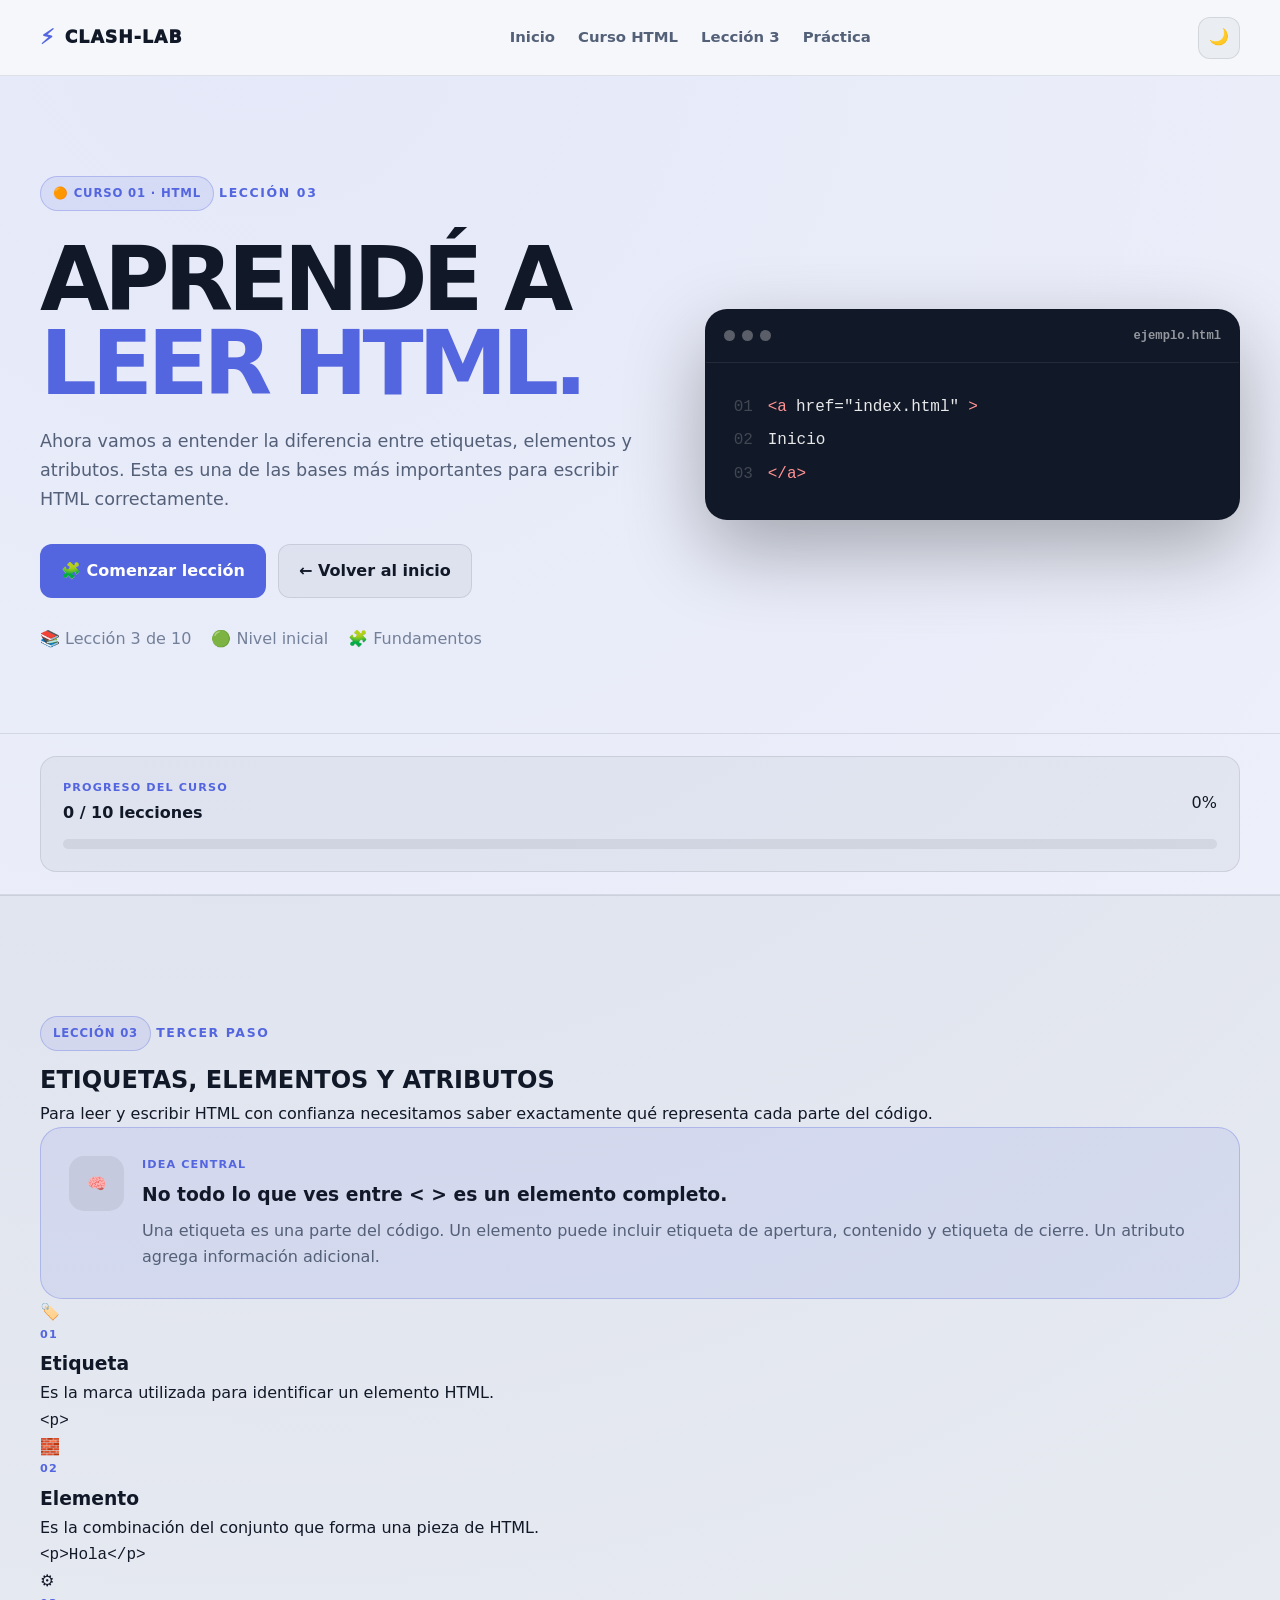
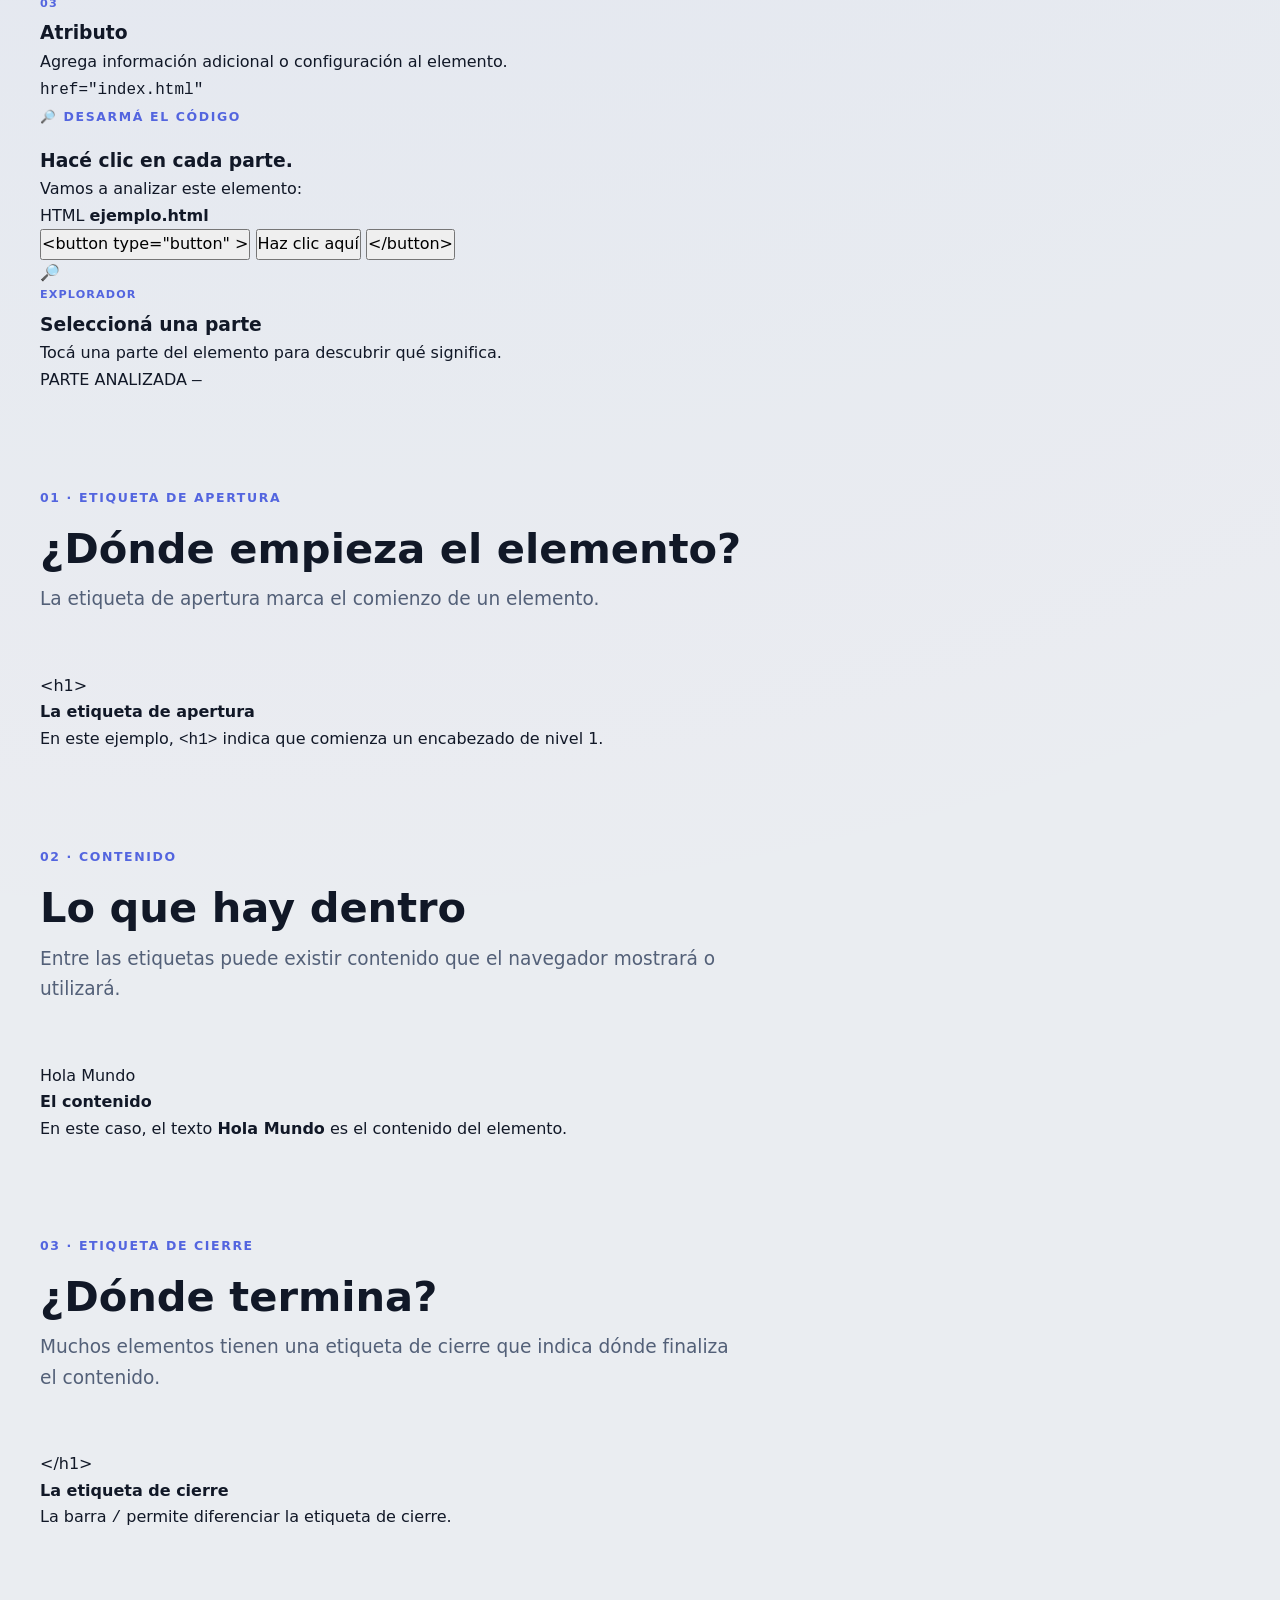
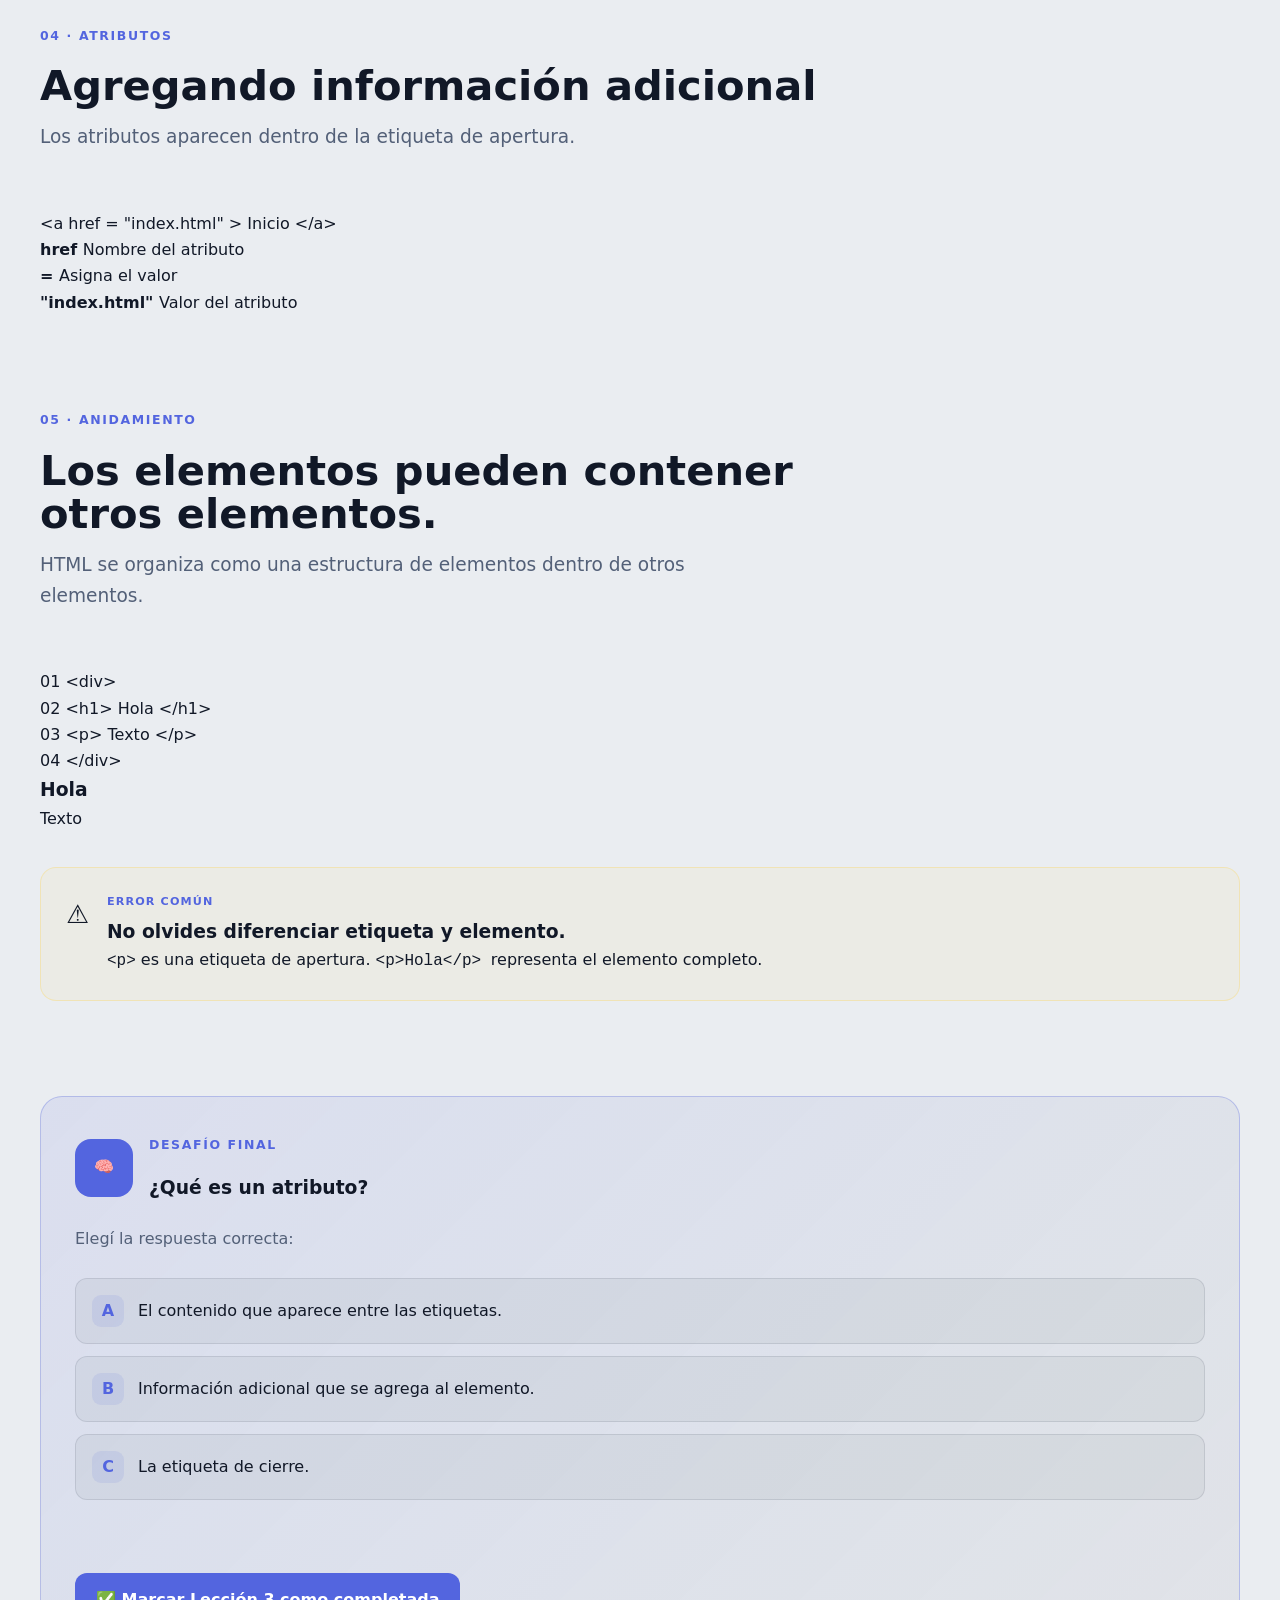
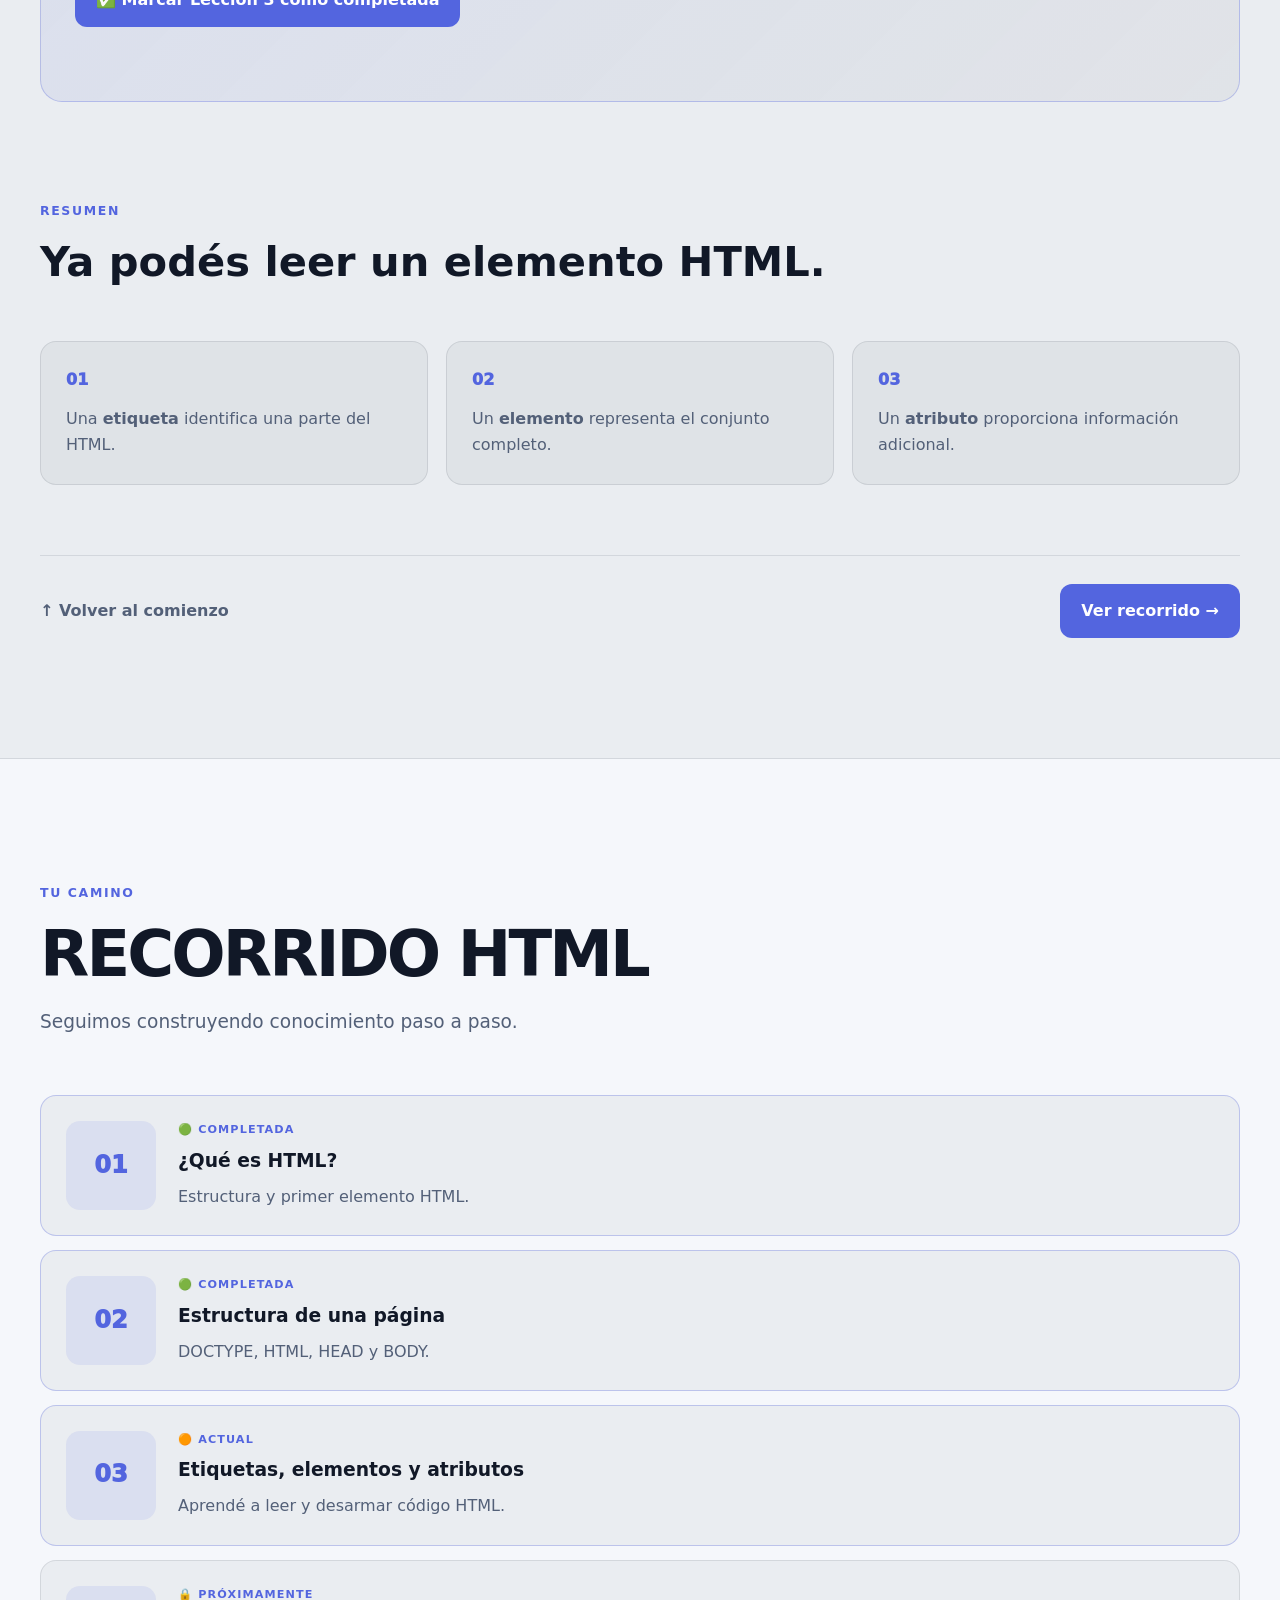
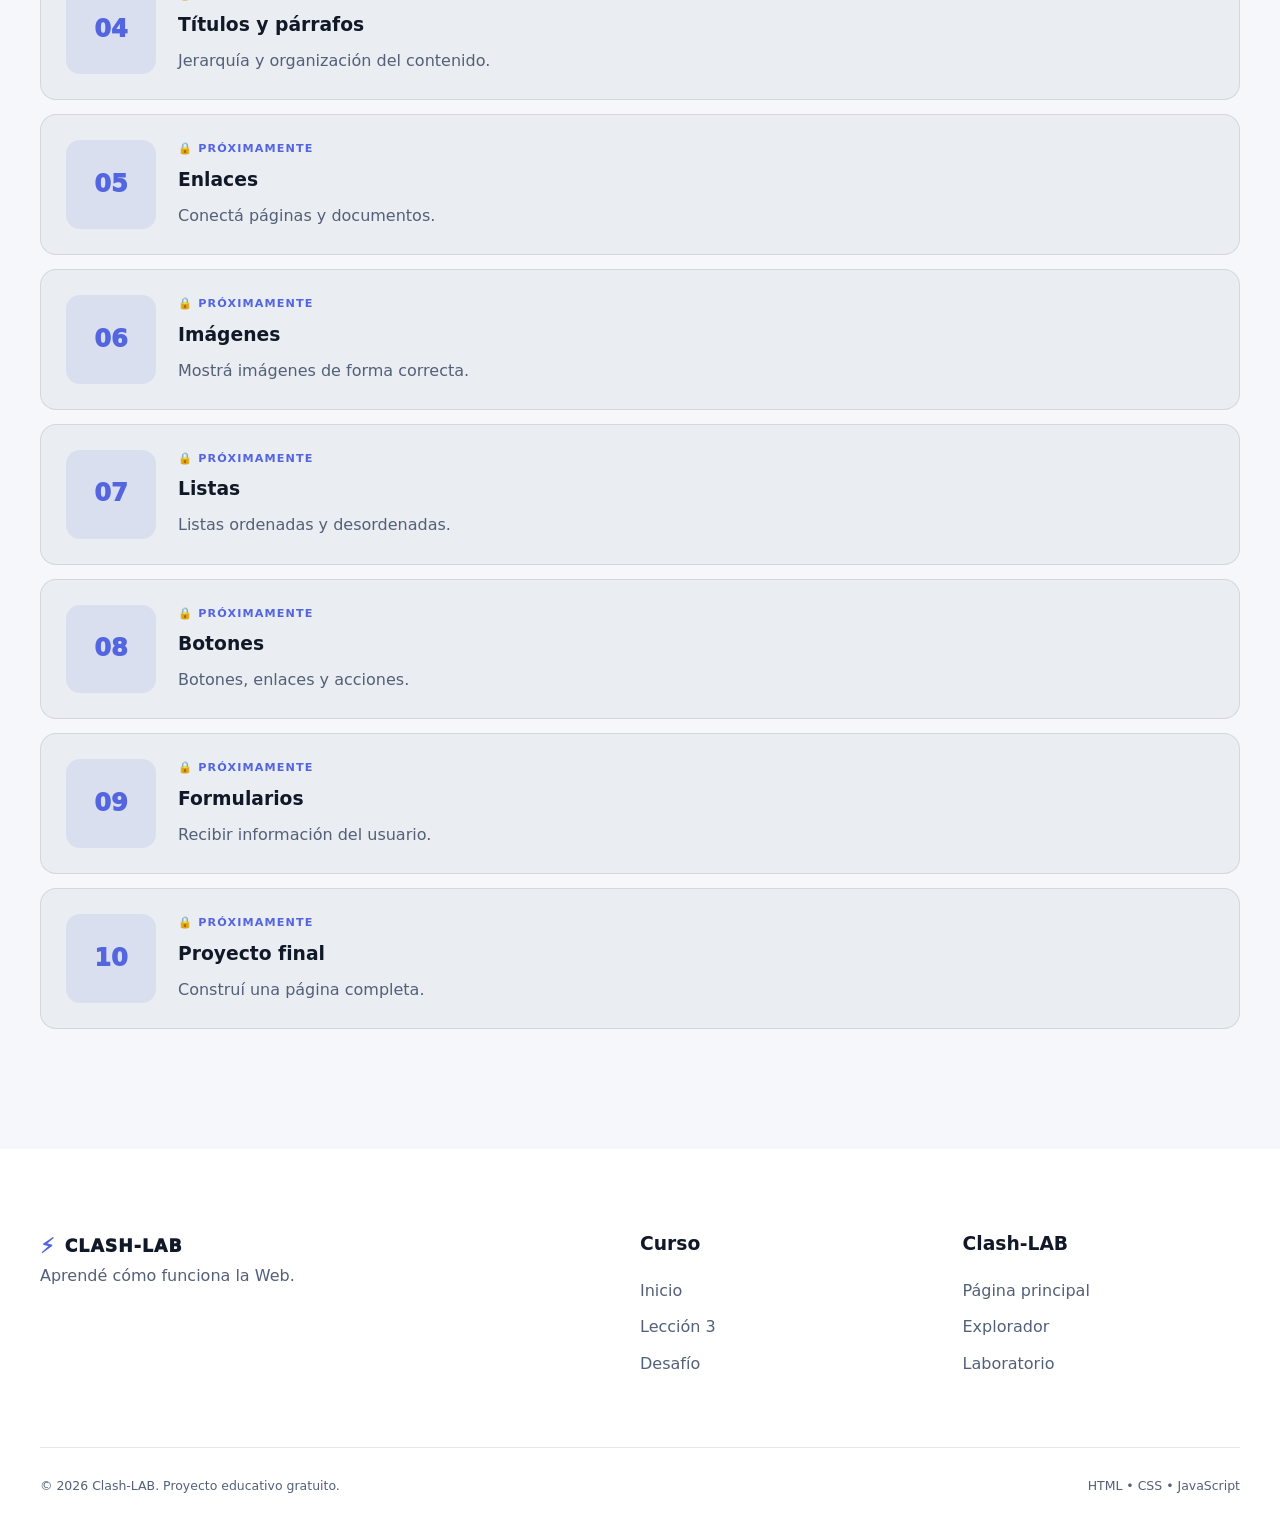
<file: index.html>
<!DOCTYPE html>
<html lang="es" data-theme="dark">

<head>

    <meta charset="UTF-8">

    <meta
        name="viewport"
        content="width=device-width, initial-scale=1.0"
    >

    <meta
        name="description"
        content="Clash-LAB — Curso HTML desde cero. Lección 3: etiquetas, elementos y atributos."
    >

    <meta
        name="theme-color"
        content="#080c18"
    >

    <title>
        Lección 3 — Etiquetas, elementos y atributos | Clash-LAB
    </title>

    <link
        rel="stylesheet"
        href="../style.css"
    >

</head>


<body>

    <!-- =================================
         HEADER
    ================================== -->

    <header class="header">

        <div class="container nav-container">

            <a
                href="../index.html"
                class="logo"
                aria-label="Volver a Clash-LAB"
            >

                <span
                    class="logo-icon"
                    aria-hidden="true"
                >
                    ⚡
                </span>

                <span>
                    CLASH-LAB
                </span>

            </a>


            <nav
                class="nav"
                id="mainNav"
                aria-label="Navegación principal"
            >

                <a
                    href="../index.html"
                    class="nav-link"
                >
                    Inicio
                </a>

                <a
                    href="#curso"
                    class="nav-link"
                >
                    Curso HTML
                </a>

                <a
                    href="#leccion-3"
                    class="nav-link"
                >
                    Lección 3
                </a>

                <a
                    href="#practica"
                    class="nav-link"
                >
                    Práctica
                </a>

            </nav>


            <div class="header-actions">

                <button
                    class="theme-button"
                    id="themeButton"
                    type="button"
                    aria-label="Cambiar tema"
                    title="Cambiar tema"
                >

                    <span
                        id="themeIcon"
                        aria-hidden="true"
                    >
                        ☀️
                    </span>

                </button>


                <button
                    class="menu-button"
                    id="menuButton"
                    type="button"
                    aria-expanded="false"
                    aria-controls="mainNav"
                    aria-label="Abrir menú"
                >

                    <span></span>
                    <span></span>
                    <span></span>

                </button>

            </div>

        </div>

    </header>


    <!-- =================================
         MAIN
    ================================== -->

    <main id="curso">


        <!-- =================================
             HERO
        ================================== -->

        <section class="course-hero">

            <div class="container course-hero-grid">

                <div class="course-hero-content">

                    <span class="course-badge">
                        🟠 CURSO 01 · HTML
                    </span>


                    <p class="eyebrow">
                        LECCIÓN 03
                    </p>


                    <h1>

                        APRENDÉ A

                        <span>
                            LEER HTML.
                        </span>

                    </h1>


                    <p class="course-hero-description">

                        Ahora vamos a entender la diferencia
                        entre etiquetas, elementos y atributos.
                        Esta es una de las bases más importantes
                        para escribir HTML correctamente.

                    </p>


                    <div class="course-actions">

                        <a
                            href="#leccion-3"
                            class="button button-primary"
                        >
                            🧩 Comenzar lección
                        </a>


                        <a
                            href="../index.html"
                            class="button button-secondary"
                        >
                            ← Volver al inicio
                        </a>

                    </div>


                    <div class="course-meta">

                        <span>
                            📚 Lección 3 de 10
                        </span>

                        <span>
                            🟢 Nivel inicial
                        </span>

                        <span>
                            🧩 Fundamentos
                        </span>

                    </div>

                </div>


                <!-- =================================
                     VISUAL
                ================================== -->

                <div class="html-visual">

                    <div class="html-browser">

                        <div class="html-browser-top">

                            <span></span>
                            <span></span>
                            <span></span>

                            <strong>
                                ejemplo.html
                            </strong>

                        </div>


                        <div class="html-code-preview">

                            <div>
                                <span class="code-number">
                                    01
                                </span>

                                <span class="html-code-tag">
                                    &lt;a
                                </span>

                                <span>
                                    href="index.html"
                                </span>

                                <span class="html-code-tag">
                                    &gt;
                                </span>
                            </div>


                            <div>
                                <span class="code-number">
                                    02
                                </span>

                                <span>
                                    Inicio
                                </span>
                            </div>


                            <div>
                                <span class="code-number">
                                    03
                                </span>

                                <span class="html-code-tag">
                                    &lt;/a&gt;
                                </span>
                            </div>

                        </div>

                    </div>

                </div>

            </div>

        </section>


        <!-- =================================
             PROGRESO
        ================================== -->

        <section class="course-progress-section">

            <div class="container">

                <div class="course-progress-card">

                    <div class="progress-top">

                        <div>

                            <span class="progress-label">
                                PROGRESO DEL CURSO
                            </span>

                            <strong id="courseProgressText">
                                2 / 10 lecciones
                            </strong>

                        </div>


                        <span
                            class="progress-percentage"
                            id="courseProgressPercentage"
                        >
                            20%
                        </span>

                    </div>


                    <div class="progress-bar">

                        <div
                            class="progress-fill"
                            id="courseProgressFill"
                        ></div>

                    </div>

                </div>

            </div>

        </section>


        <!-- =================================
             LECCIÓN 3
        ================================== -->

        <section
            class="section section-alt"
            id="leccion-3"
        >

            <div class="container">

                <div class="lesson-header">

                    <span class="lesson-badge">
                        LECCIÓN 03
                    </span>


                    <p class="eyebrow">
                        TERCER PASO
                    </p>


                    <h2>
                        ETIQUETAS,
                        ELEMENTOS Y ATRIBUTOS
                    </h2>


                    <p>

                        Para leer y escribir HTML con confianza
                        necesitamos saber exactamente qué
                        representa cada parte del código.

                    </p>

                </div>


                <!-- =================================
                     CONCEPTO INICIAL
                ================================== -->

                <div class="concept-box">

                    <div class="concept-icon">
                        🧠
                    </div>


                    <div>

                        <span class="concept-label">
                            IDEA CENTRAL
                        </span>


                        <h3>
                            No todo lo que ves entre &lt; &gt;
                            es un elemento completo.
                        </h3>


                        <p>

                            Una etiqueta es una parte del código.
                            Un elemento puede incluir etiqueta de
                            apertura, contenido y etiqueta de cierre.
                            Un atributo agrega información adicional.

                        </p>

                    </div>

                </div>


                <!-- =================================
                     LOS 3 CONCEPTOS
                ================================== -->

                <div class="three-concepts">

                    <article class="three-concept-card">

                        <span class="three-concept-icon">
                            🏷️
                        </span>


                        <span class="concept-label">
                            01
                        </span>


                        <h3>
                            Etiqueta
                        </h3>


                        <p>

                            Es la marca utilizada para
                            identificar un elemento HTML.

                        </p>


                        <code>
                            &lt;p&gt;
                        </code>

                    </article>


                    <article class="three-concept-card">

                        <span class="three-concept-icon">
                            🧱
                        </span>


                        <span class="concept-label">
                            02
                        </span>


                        <h3>
                            Elemento
                        </h3>


                        <p>

                            Es la combinación del conjunto
                            que forma una pieza de HTML.

                        </p>


                        <code>
                            &lt;p&gt;Hola&lt;/p&gt;
                        </code>

                    </article>


                    <article class="three-concept-card">

                        <span class="three-concept-icon">
                            ⚙️
                        </span>


                        <span class="concept-label">
                            03
                        </span>


                        <h3>
                            Atributo
                        </h3>


                        <p>

                            Agrega información adicional
                            o configuración al elemento.

                        </p>


                        <code>
                            href="index.html"
                        </code>

                    </article>

                </div>


                <!-- =================================
                     DESARMADOR INTERACTIVO
                ================================== -->

                <div class="tag-anatomy">

                    <div class="code-learning-heading">

                        <p class="eyebrow">
                            🔎 DESARMÁ EL CÓDIGO
                        </p>


                        <h3>
                            Hacé clic en cada parte.
                        </h3>


                        <p>

                            Vamos a analizar este elemento:

                        </p>

                    </div>


                    <div class="anatomy-layout">


                        <!-- CÓDIGO -->

                        <div class="anatomy-code">

                            <div class="editor-header">

                                <div>

                                    <span class="editor-dot">
                                        HTML
                                    </span>

                                    <strong>
                                        ejemplo.html
                                    </strong>

                                </div>

                            </div>


                            <div class="anatomy-code-body">

                                <button
                                    class="anatomy-part"
                                    type="button"
                                    data-anatomy="opening"
                                >

                                    <span>
                                        &lt;button
                                    </span>

                                    <span
                                        class="attribute-piece"
                                        data-anatomy-inner="attribute"
                                    >
                                        type="button"
                                    </span>

                                    <span>
                                        &gt;
                                    </span>

                                </button>


                                <button
                                    class="anatomy-part"
                                    type="button"
                                    data-anatomy="content"
                                >

                                    Haz clic aquí

                                </button>


                                <button
                                    class="anatomy-part"
                                    type="button"
                                    data-anatomy="closing"
                                >

                                    &lt;/button&gt;

                                </button>

                            </div>

                        </div>


                        <!-- INFORMACIÓN -->

                        <aside
                            class="anatomy-info"
                            id="anatomyInfo"
                        >

                            <div
                                class="structure-info-icon"
                                id="anatomyInfoIcon"
                            >
                                🔎
                            </div>


                            <span class="concept-label">
                                EXPLORADOR
                            </span>


                            <h3 id="anatomyInfoTitle">
                                Seleccioná una parte
                            </h3>


                            <p id="anatomyInfoDescription">

                                Tocá una parte del elemento
                                para descubrir qué significa.

                            </p>


                            <div class="structure-info-code">

                                <span>
                                    PARTE ANALIZADA
                                </span>


                                <code id="anatomyInfoCode">
                                    —
                                </code>

                            </div>

                        </aside>

                    </div>

                </div>


                <!-- =================================
                     APERTURA
                ================================== -->

                <div class="lesson-topic">

                    <div class="section-heading">

                        <p class="eyebrow">
                            01 · ETIQUETA DE APERTURA
                        </p>


                        <h3>
                            ¿Dónde empieza el elemento?
                        </h3>


                        <p>

                            La etiqueta de apertura marca
                            el comienzo de un elemento.

                        </p>

                    </div>


                    <div class="topic-card">

                        <div class="topic-code">
                            &lt;h1&gt;
                        </div>


                        <div>

                            <h4>
                                La etiqueta de apertura
                            </h4>


                            <p>

                                En este ejemplo,
                                <code>&lt;h1&gt;</code>
                                indica que comienza un
                                encabezado de nivel 1.

                            </p>

                        </div>

                    </div>

                </div>


                <!-- =================================
                     CONTENIDO
                ================================== -->

                <div class="lesson-topic">

                    <div class="section-heading">

                        <p class="eyebrow">
                            02 · CONTENIDO
                        </p>


                        <h3>
                            Lo que hay dentro
                        </h3>


                        <p>

                            Entre las etiquetas puede
                            existir contenido que el navegador
                            mostrará o utilizará.

                        </p>

                    </div>


                    <div class="topic-card">

                        <div class="topic-code">
                            Hola Mundo
                        </div>


                        <div>

                            <h4>
                                El contenido
                            </h4>


                            <p>

                                En este caso, el texto
                                <strong>Hola Mundo</strong>
                                es el contenido del elemento.

                            </p>

                        </div>

                    </div>

                </div>


                <!-- =================================
                     CIERRE
                ================================== -->

                <div class="lesson-topic">

                    <div class="section-heading">

                        <p class="eyebrow">
                            03 · ETIQUETA DE CIERRE
                        </p>


                        <h3>
                            ¿Dónde termina?
                        </h3>


                        <p>

                            Muchos elementos tienen una
                            etiqueta de cierre que indica
                            dónde finaliza el contenido.

                        </p>

                    </div>


                    <div class="topic-card">

                        <div class="topic-code">
                            &lt;/h1&gt;
                        </div>


                        <div>

                            <h4>
                                La etiqueta de cierre
                            </h4>


                            <p>

                                La barra
                                <code>/</code>
                                permite diferenciar la
                                etiqueta de cierre.

                            </p>

                        </div>

                    </div>

                </div>


                <!-- =================================
                     ATRIBUTOS
                ================================== -->

                <div class="lesson-topic">

                    <div class="section-heading">

                        <p class="eyebrow">
                            04 · ATRIBUTOS
                        </p>


                        <h3>
                            Agregando información adicional
                        </h3>


                        <p>

                            Los atributos aparecen dentro
                            de la etiqueta de apertura.

                        </p>

                    </div>


                    <div class="attribute-demo">

                        <div class="attribute-code">

                            <span class="attribute-tag">
                                &lt;a
                            </span>

                            <span class="attribute-name">
                                href
                            </span>

                            <span class="attribute-equals">
                                =
                            </span>

                            <span class="attribute-value">
                                "index.html"
                            </span>

                            <span class="attribute-tag">
                                &gt;
                            </span>

                            <span>
                                Inicio
                            </span>

                            <span class="attribute-tag">
                                &lt;/a&gt;
                            </span>

                        </div>


                        <div class="attribute-parts">

                            <div>

                                <strong>
                                    href
                                </strong>

                                <span>
                                    Nombre del atributo
                                </span>

                            </div>


                            <div>

                                <strong>
                                    =
                                </strong>

                                <span>
                                    Asigna el valor
                                </span>

                            </div>


                            <div>

                                <strong>
                                    "index.html"
                                </strong>

                                <span>
                                    Valor del atributo
                                </span>

                            </div>

                        </div>

                    </div>

                </div>


                <!-- =================================
                     ELEMENTOS ANIDADOS
                ================================== -->

                <div class="lesson-topic">

                    <div class="section-heading">

                        <p class="eyebrow">
                            05 · ANIDAMIENTO
                        </p>


                        <h3>
                            Los elementos pueden contener
                            otros elementos.
                        </h3>


                        <p>

                            HTML se organiza como una
                            estructura de elementos dentro
                            de otros elementos.

                        </p>

                    </div>


                    <div class="nested-demo">

                        <div class="nested-code">

                            <div>
                                <span class="nested-number">
                                    01
                                </span>

                                <span>
                                    &lt;div&gt;
                                </span>
                            </div>


                            <div class="nested-indent">

                                <span class="nested-number">
                                    02
                                </span>

                                <span>
                                    &lt;h1&gt;
                                </span>

                                Hola

                                <span>
                                    &lt;/h1&gt;
                                </span>

                            </div>


                            <div class="nested-indent">

                                <span class="nested-number">
                                    03
                                </span>

                                <span>
                                    &lt;p&gt;
                                </span>

                                Texto

                                <span>
                                    &lt;/p&gt;
                                </span>

                            </div>


                            <div>

                                <span class="nested-number">
                                    04
                                </span>

                                <span>
                                    &lt;/div&gt;
                                </span>

                            </div>

                        </div>


                        <div class="nested-result">

                            <div class="nested-result-box">

                                <h3>
                                    Hola
                                </h3>


                                <p>
                                    Texto
                                </p>

                            </div>

                        </div>

                    </div>

                </div>


                <!-- =================================
                     ERROR COMÚN
                ================================== -->

                <div class="warning-card">

                    <span class="warning-icon">
                        ⚠️
                    </span>


                    <div>

                        <span class="concept-label">
                            ERROR COMÚN
                        </span>


                        <h3>
                            No olvides diferenciar etiqueta y elemento.
                        </h3>


                        <p>

                            <code>&lt;p&gt;</code> es una etiqueta
                            de apertura.

                            <code>
                                &lt;p&gt;Hola&lt;/p&gt;
                            </code>

                            representa el elemento completo.

                        </p>

                    </div>

                </div>


                <!-- =================================
                     QUIZ
                ================================== -->

                <div
                    class="practice-box"
                    id="practica"
                >

                    <div class="practice-header">

                        <span
                            class="practice-icon"
                            aria-hidden="true"
                        >
                            🧠
                        </span>


                        <div>

                            <p class="eyebrow">
                                DESAFÍO FINAL
                            </p>


                            <h3>
                                ¿Qué es un atributo?
                            </h3>

                        </div>

                    </div>


                    <p class="practice-description">

                        Elegí la respuesta correcta:

                    </p>


                    <div
                        class="quiz-options"
                        id="quizOptions"
                    >

                        <button
                            class="quiz-option"
                            type="button"
                            data-answer="wrong"
                        >

                            <span>
                                A
                            </span>

                            El contenido que aparece
                            entre las etiquetas.

                        </button>


                        <button
                            class="quiz-option"
                            type="button"
                            data-answer="correct"
                        >

                            <span>
                                B
                            </span>

                            Información adicional que
                            se agrega al elemento.

                        </button>


                        <button
                            class="quiz-option"
                            type="button"
                            data-answer="wrong"
                        >

                            <span>
                                C
                            </span>

                            La etiqueta de cierre.

                        </button>

                    </div>


                    <p
                        class="quiz-feedback"
                        id="quizFeedback"
                        aria-live="polite"
                    ></p>


                    <button
                        class="button button-primary lesson-complete-button"
                        id="lessonThreeComplete"
                        type="button"
                    >
                        ✅ Marcar Lección 3 como completada
                    </button>


                    <p
                        class="practice-feedback"
                        id="practiceFeedback"
                        aria-live="polite"
                    ></p>

                </div>


                <!-- =================================
                     RESUMEN
                ================================== -->

                <div class="lesson-summary">

                    <div class="section-heading">

                        <p class="eyebrow">
                            RESUMEN
                        </p>


                        <h3>
                            Ya podés leer un elemento HTML.
                        </h3>

                    </div>


                    <div class="summary-grid">

                        <div class="summary-item">

                            <span>
                                01
                            </span>

                            <p>
                                Una <strong>etiqueta</strong>
                                identifica una parte del HTML.
                            </p>

                        </div>


                        <div class="summary-item">

                            <span>
                                02
                            </span>

                            <p>
                                Un <strong>elemento</strong>
                                representa el conjunto completo.
                            </p>

                        </div>


                        <div class="summary-item">

                            <span>
                                03
                            </span>

                            <p>
                                Un <strong>atributo</strong>
                                proporciona información adicional.
                            </p>

                        </div>

                    </div>

                </div>


                <!-- =================================
                     SIGUIENTE
                ================================== -->

                <div class="lesson-navigation">

                    <a
                        href="#curso"
                        class="lesson-nav-link"
                    >
                        ↑ Volver al comienzo
                    </a>


                    <a
                        href="#lecciones"
                        class="button button-primary"
                    >
                        Ver recorrido →
                    </a>

                </div>

            </div>

        </section>


        <!-- =================================
             RECORRIDO
        ================================== -->

        <section
            class="section"
            id="lecciones"
        >

            <div class="container">

                <div class="section-heading">

                    <p class="eyebrow">
                        TU CAMINO
                    </p>


                    <h2>
                        RECORRIDO HTML
                    </h2>


                    <p>
                        Seguimos construyendo
                        conocimiento paso a paso.
                    </p>

                </div>


                <div class="lessons-list">


                    <article class="lesson-card lesson-card-completed">

                        <div class="lesson-number">
                            01
                        </div>


                        <div class="lesson-main">

                            <div class="lesson-status">
                                🟢 COMPLETADA
                            </div>


                            <h3>
                                ¿Qué es HTML?
                            </h3>


                            <p>
                                Estructura y primer elemento HTML.
                            </p>

                        </div>

                    </article>


                    <article class="lesson-card lesson-card-completed">

                        <div class="lesson-number">
                            02
                        </div>


                        <div class="lesson-main">

                            <div class="lesson-status">
                                🟢 COMPLETADA
                            </div>


                            <h3>
                                Estructura de una página
                            </h3>


                            <p>
                                DOCTYPE, HTML, HEAD y BODY.
                            </p>

                        </div>

                    </article>


                    <article class="lesson-card lesson-card-active">

                        <div class="lesson-number">
                            03
                        </div>


                        <div class="lesson-main">

                            <div class="lesson-status">
                                🟠 ACTUAL
                            </div>


                            <h3>
                                Etiquetas, elementos y atributos
                            </h3>


                            <p>
                                Aprendé a leer y desarmar
                                código HTML.
                            </p>

                        </div>

                    </article>


                    <article class="lesson-card">

                        <div class="lesson-number">
                            04
                        </div>


                        <div class="lesson-main">

                            <div class="lesson-status">
                                🔒 PRÓXIMAMENTE
                            </div>


                            <h3>
                                Títulos y párrafos
                            </h3>


                            <p>
                                Jerarquía y organización
                                del contenido.
                            </p>

                        </div>

                    </article>


                    <article class="lesson-card">

                        <div class="lesson-number">
                            05
                        </div>


                        <div class="lesson-main">

                            <div class="lesson-status">
                                🔒 PRÓXIMAMENTE
                            </div>


                            <h3>
                                Enlaces
                            </h3>


                            <p>
                                Conectá páginas y documentos.
                            </p>

                        </div>

                    </article>


                    <article class="lesson-card">

                        <div class="lesson-number">
                            06
                        </div>


                        <div class="lesson-main">

                            <div class="lesson-status">
                                🔒 PRÓXIMAMENTE
                            </div>


                            <h3>
                                Imágenes
                            </h3>


                            <p>
                                Mostrá imágenes de forma correcta.
                            </p>

                        </div>

                    </article>


                    <article class="lesson-card">

                        <div class="lesson-number">
                            07
                        </div>


                        <div class="lesson-main">

                            <div class="lesson-status">
                                🔒 PRÓXIMAMENTE
                            </div>


                            <h3>
                                Listas
                            </h3>


                            <p>
                                Listas ordenadas y desordenadas.
                            </p>

                        </div>

                    </article>


                    <article class="lesson-card">

                        <div class="lesson-number">
                            08
                        </div>


                        <div class="lesson-main">

                            <div class="lesson-status">
                                🔒 PRÓXIMAMENTE
                            </div>


                            <h3>
                                Botones
                            </h3>


                            <p>
                                Botones, enlaces y acciones.
                            </p>

                        </div>

                    </article>


                    <article class="lesson-card">

                        <div class="lesson-number">
                            09
                        </div>


                        <div class="lesson-main">

                            <div class="lesson-status">
                                🔒 PRÓXIMAMENTE
                            </div>


                            <h3>
                                Formularios
                            </h3>


                            <p>
                                Recibir información del usuario.
                            </p>

                        </div>

                    </article>


                    <article class="lesson-card">

                        <div class="lesson-number">
                            10
                        </div>


                        <div class="lesson-main">

                            <div class="lesson-status">
                                🔒 PRÓXIMAMENTE
                            </div>


                            <h3>
                                Proyecto final
                            </h3>


                            <p>
                                Construí una página completa.
                            </p>

                        </div>

                    </article>

                </div>

            </div>

        </section>

    </main>


    <!-- =================================
         FOOTER
    ================================== -->

    <footer class="footer">

        <div class="container footer-grid">

            <div class="footer-brand">

                <a
                    href="../index.html"
                    class="logo"
                >

                    <span
                        class="logo-icon"
                        aria-hidden="true"
                    >
                        ⚡
                    </span>

                    CLASH-LAB

                </a>


                <p>
                    Aprendé cómo funciona la Web.
                </p>

            </div>


            <div>

                <h3>
                    Curso
                </h3>


                <a href="#curso">
                    Inicio
                </a>


                <a href="#leccion-3">
                    Lección 3
                </a>


                <a href="#practica">
                    Desafío
                </a>

            </div>


            <div>

                <h3>
                    Clash-LAB
                </h3>


                <a href="../index.html">
                    Página principal
                </a>


                <a href="../index.html#explorador">
                    Explorador
                </a>


                <a href="../index.html#laboratorio">
                    Laboratorio
                </a>

            </div>

        </div>


        <div class="container footer-bottom">

            <p>
                © 2026 Clash-LAB.
                Proyecto educativo gratuito.
            </p>


            <p>
                HTML • CSS • JavaScript
            </p>

        </div>

    </footer>


    <script src="../script.js"></script>

</body>
</html>
</file>
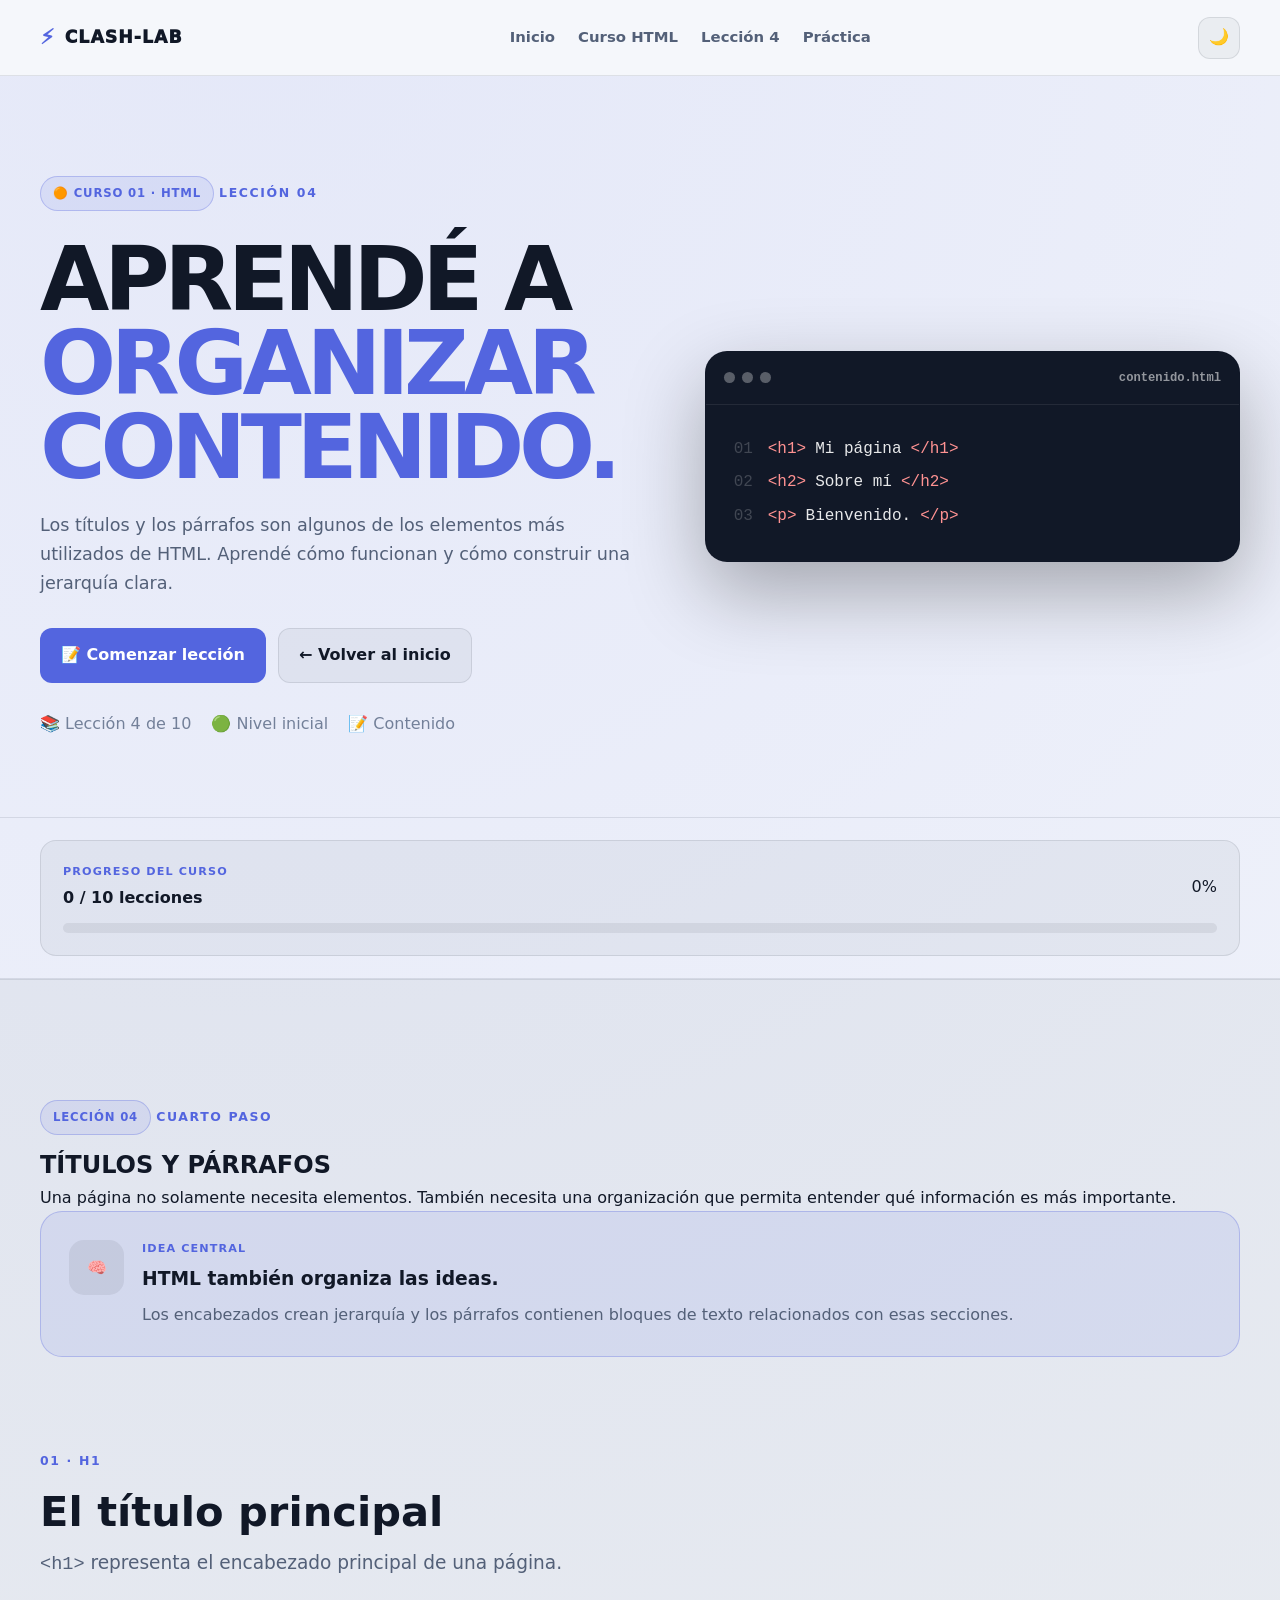
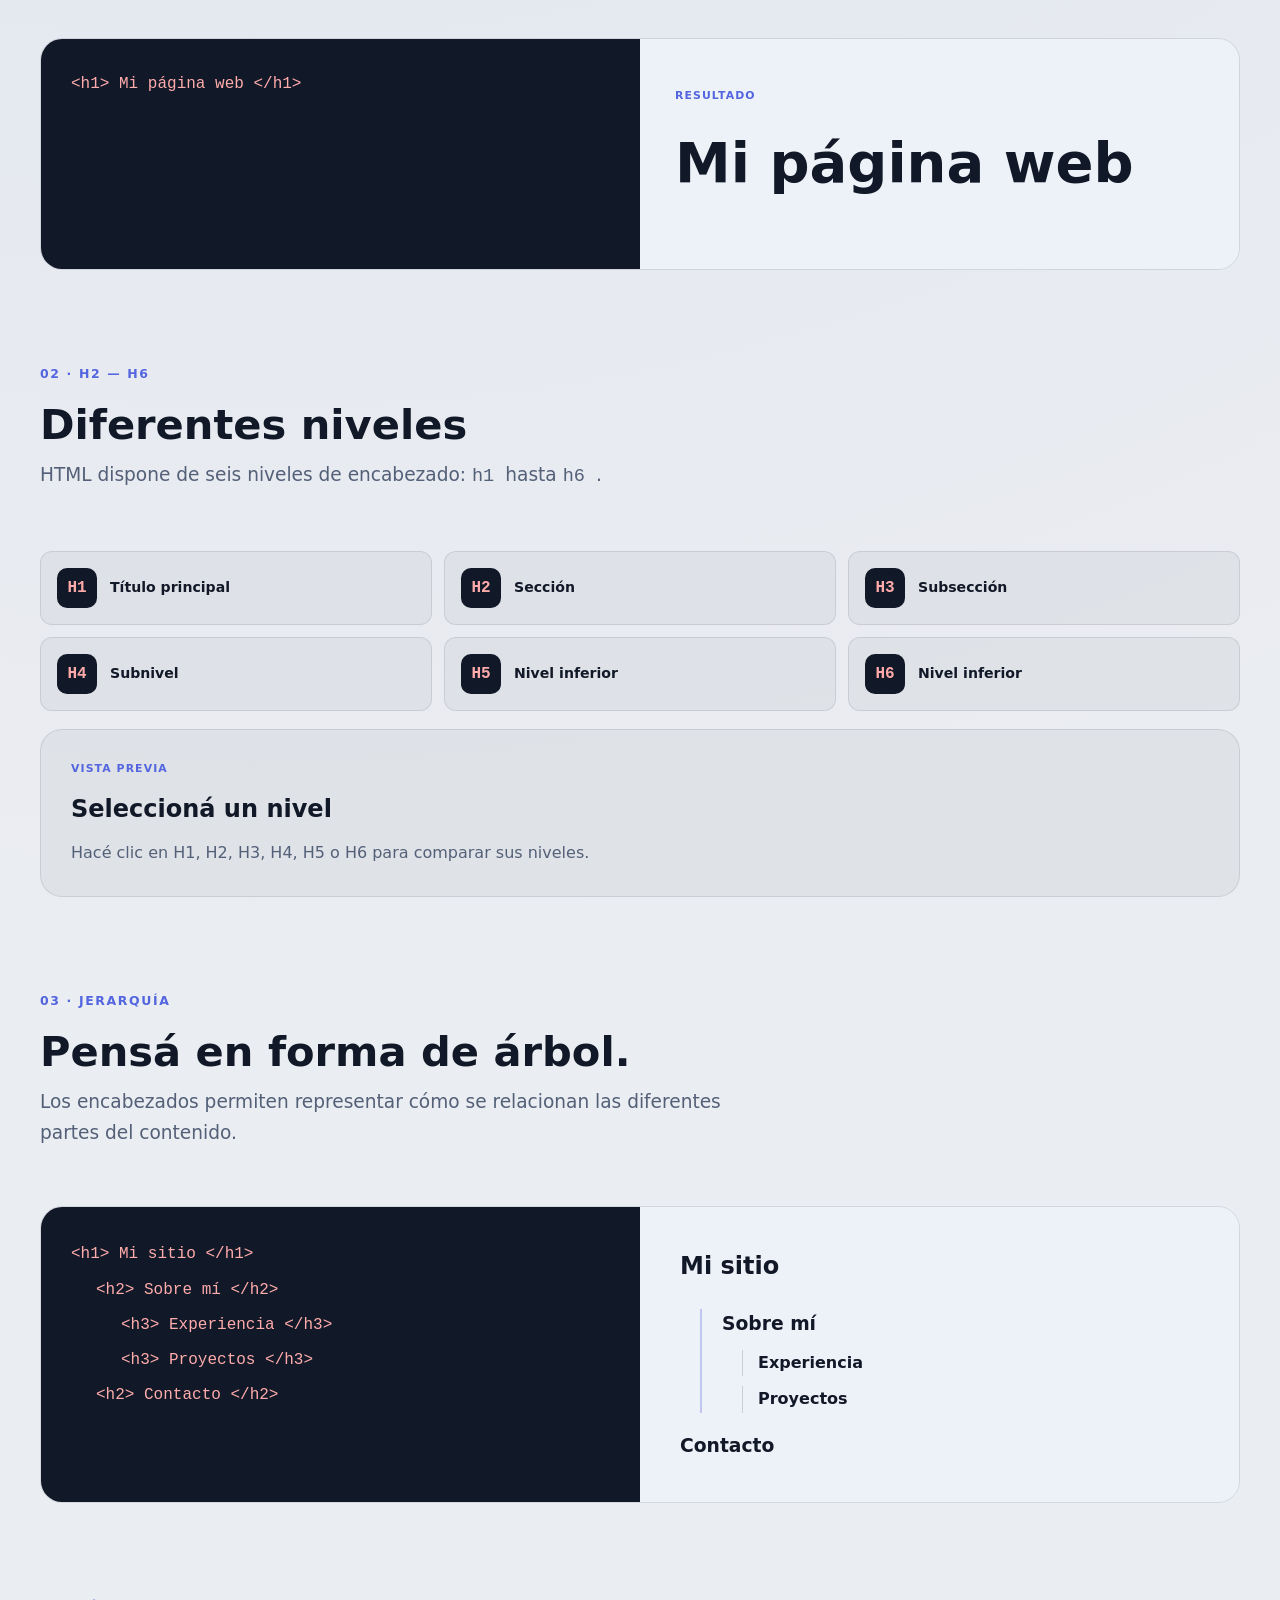
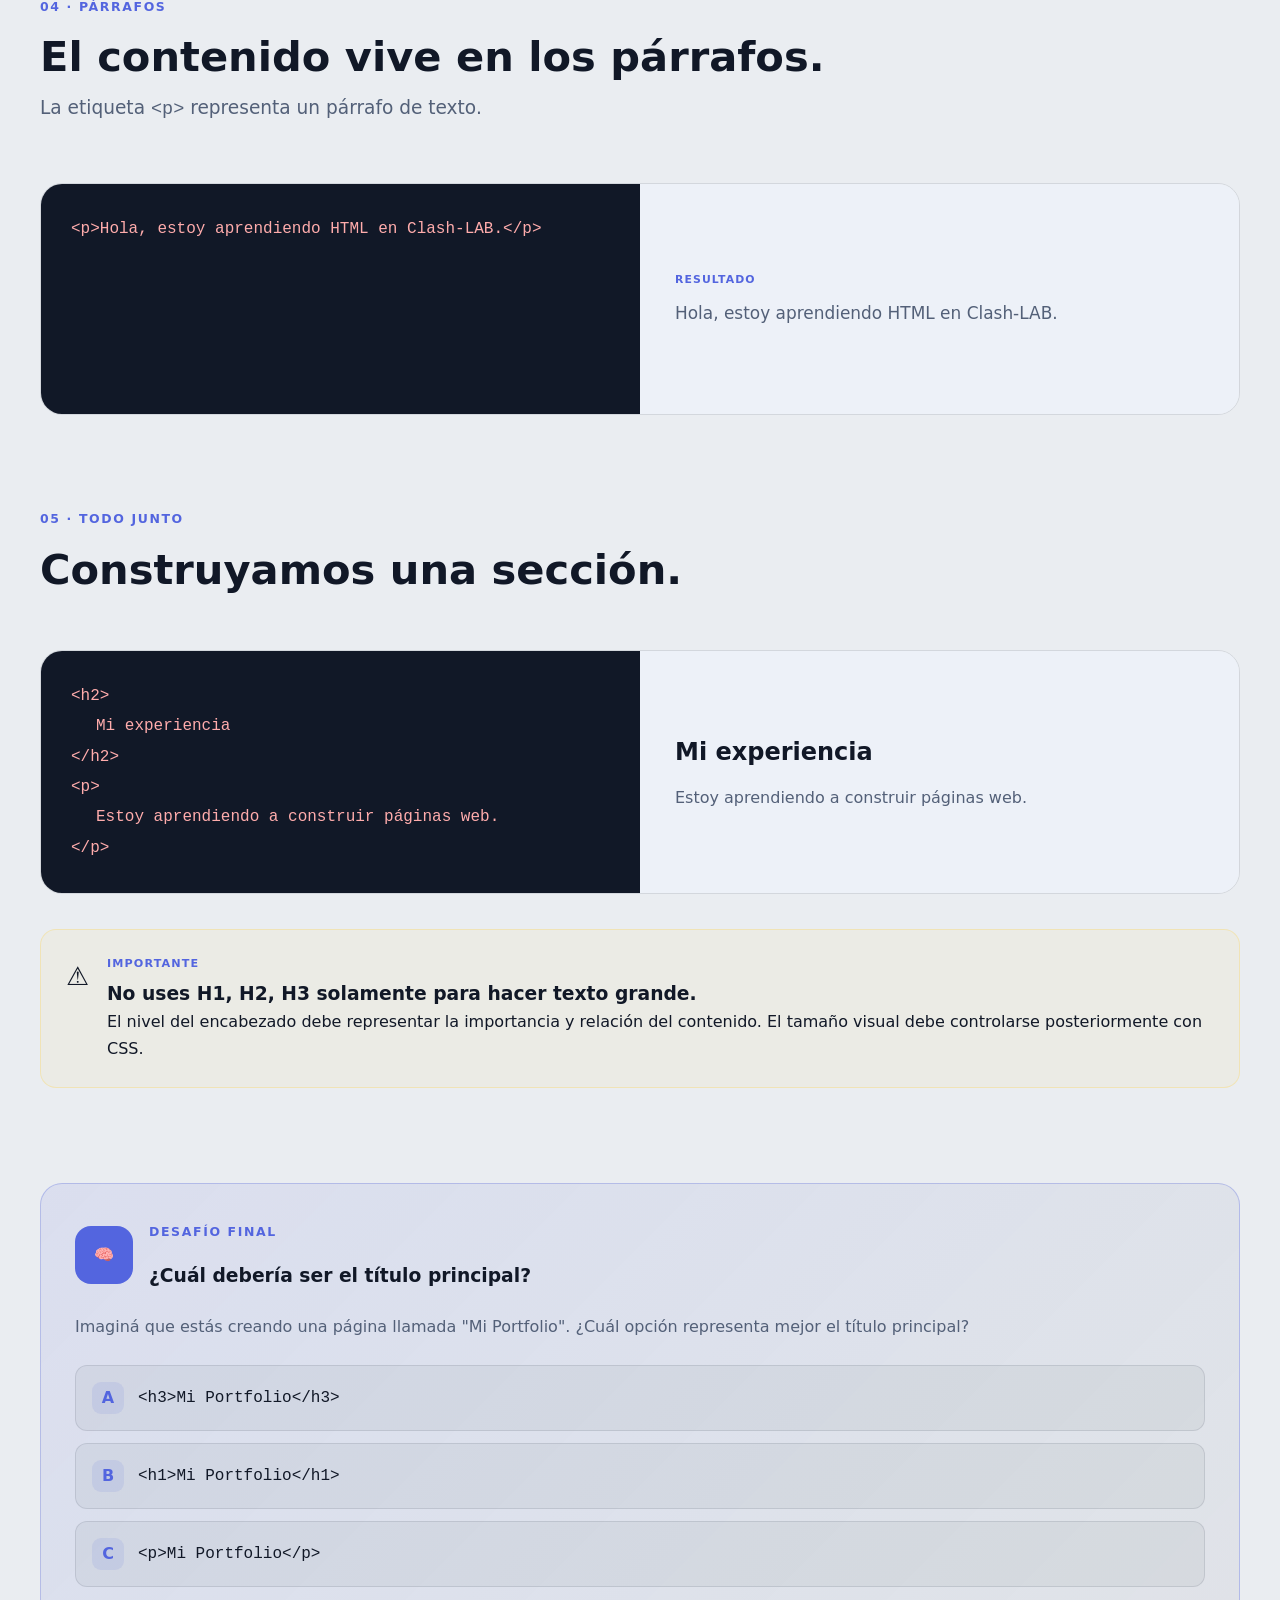
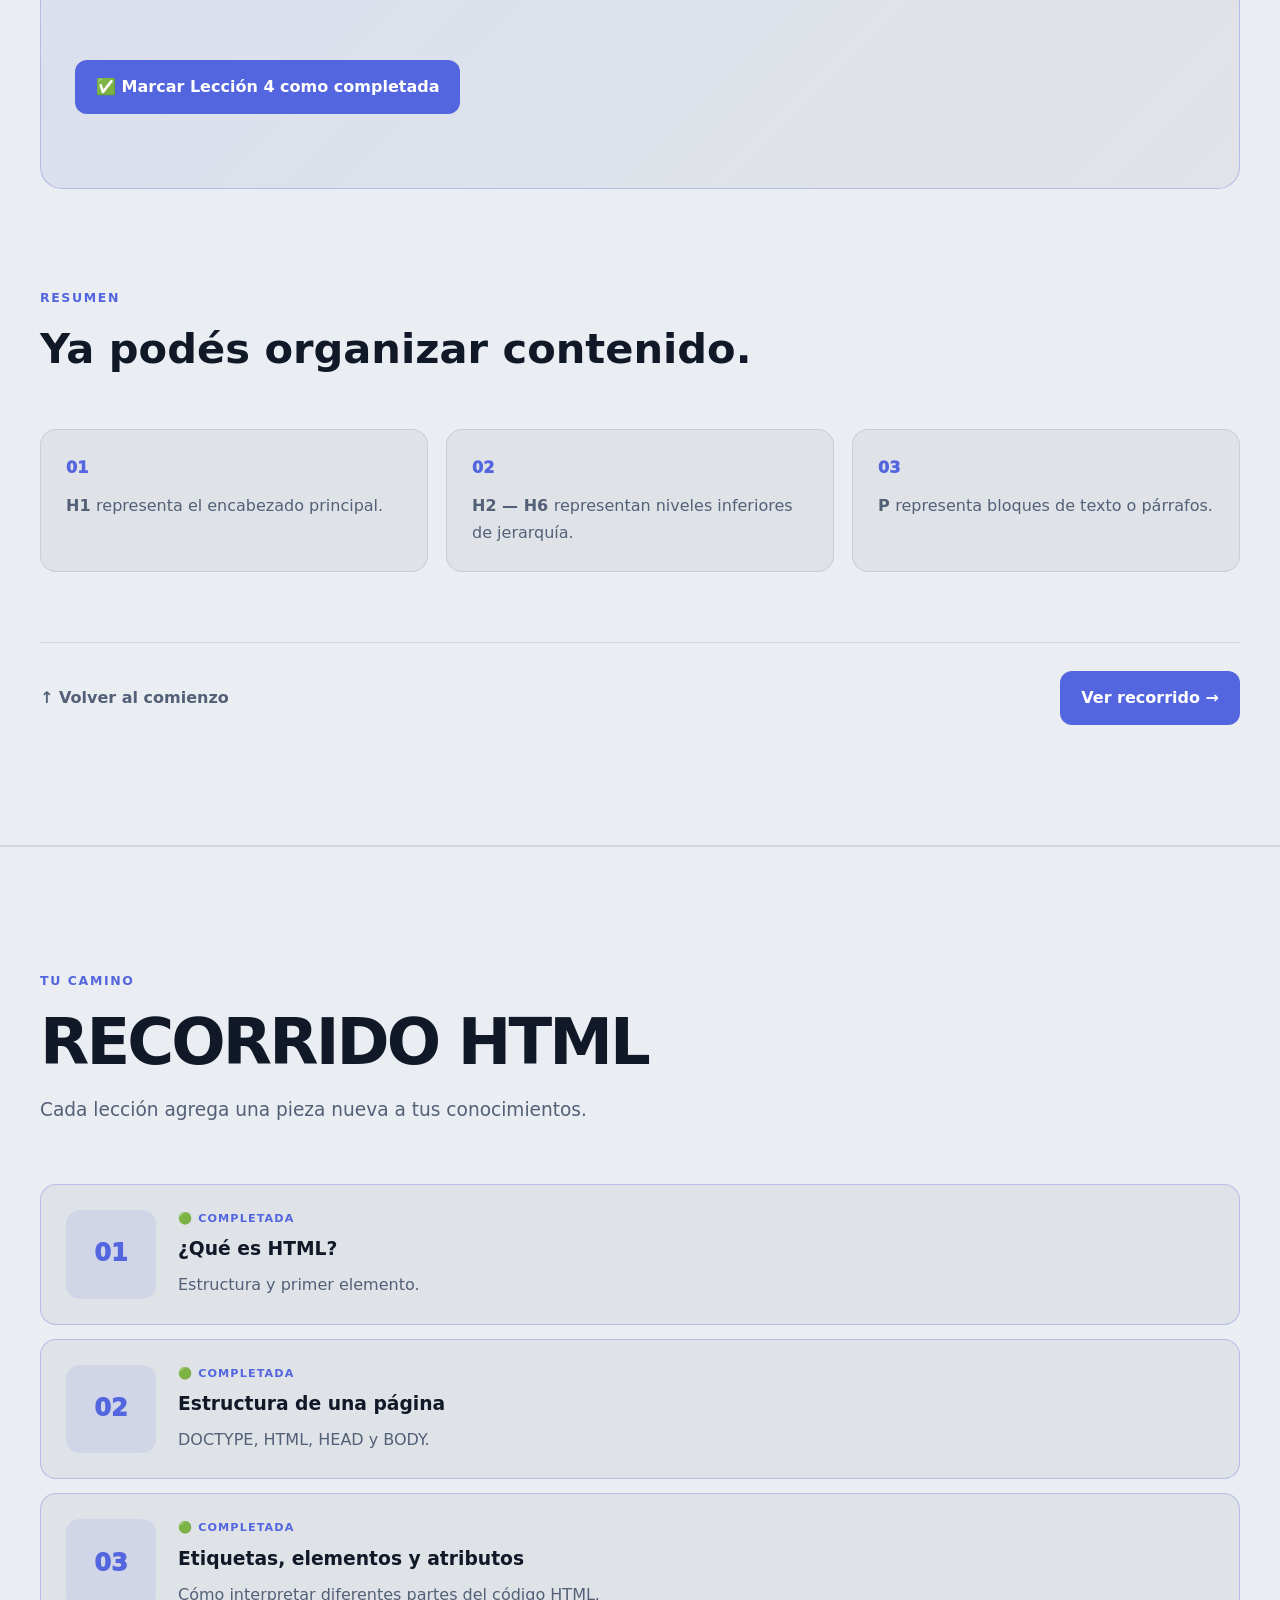
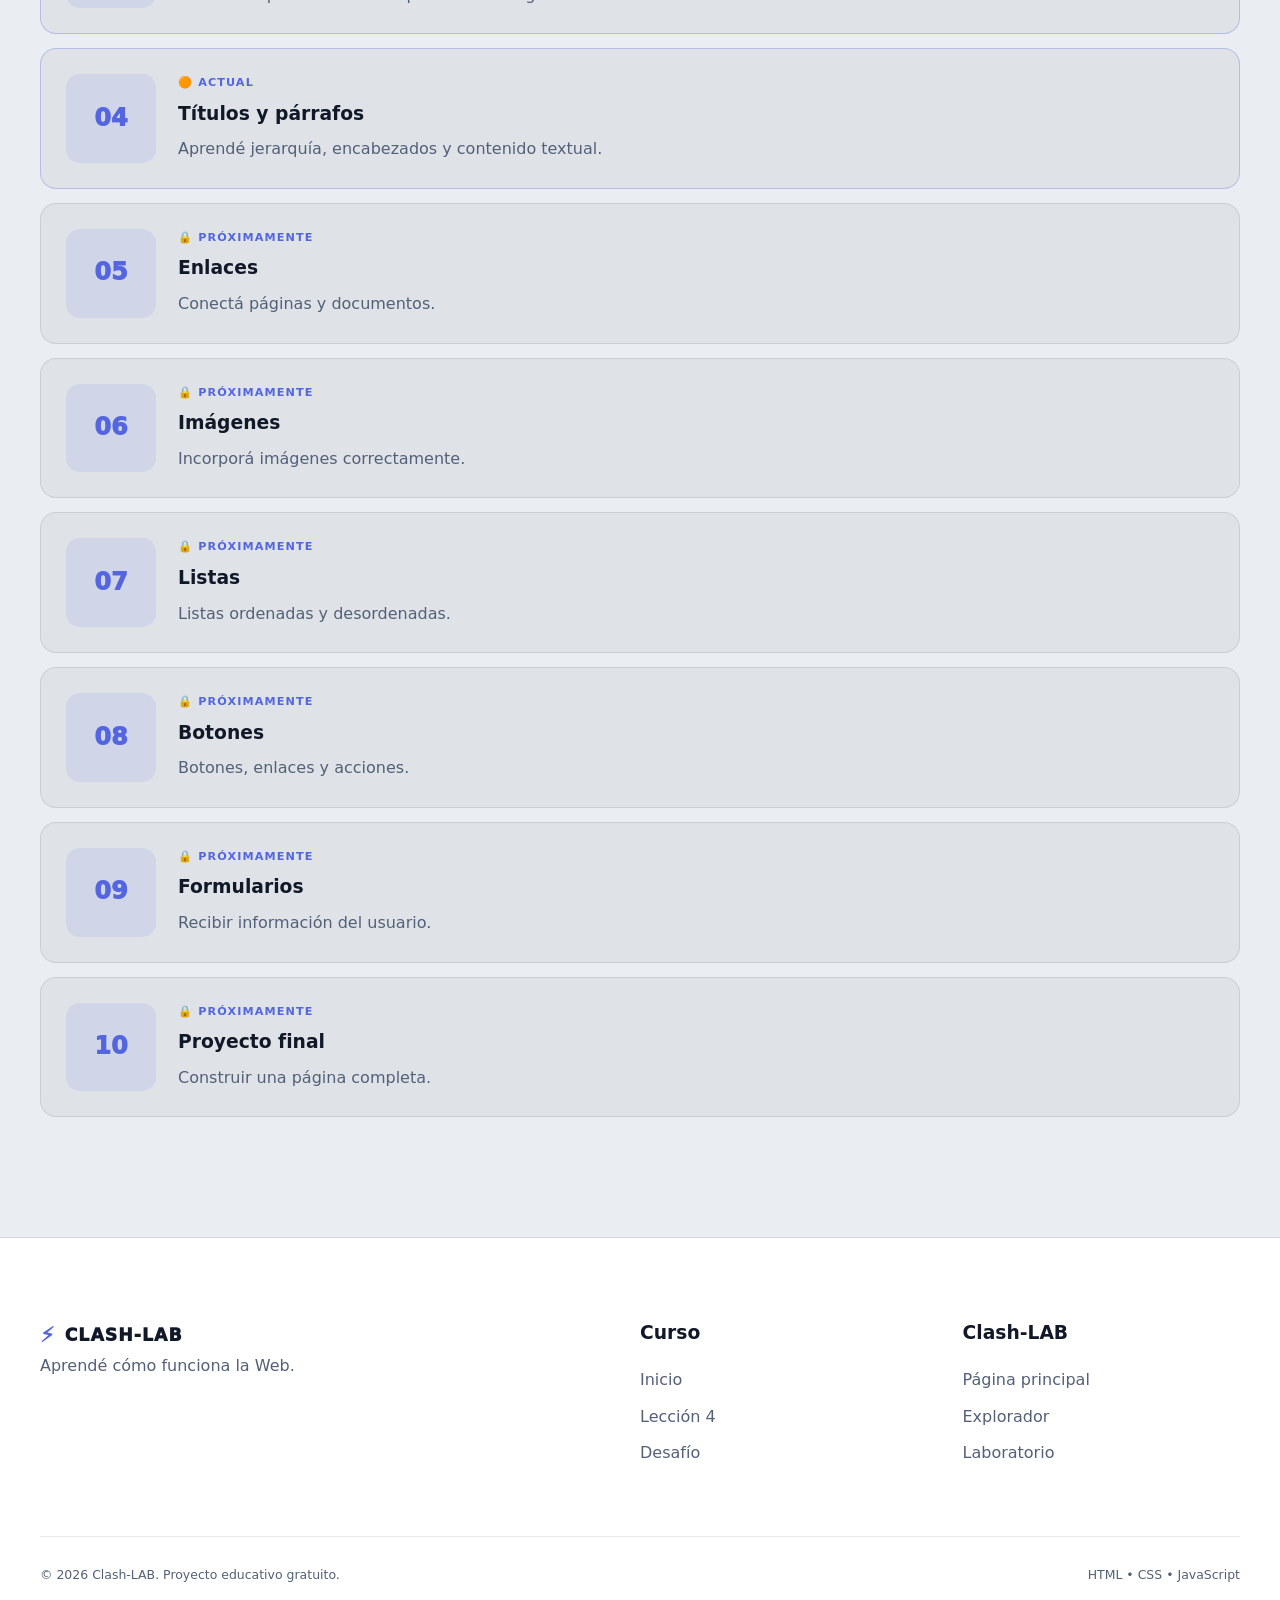
<file: pages/html.html>
<!DOCTYPE html>
<html lang="es" data-theme="dark">

<head>

    <meta charset="UTF-8">

    <meta
        name="viewport"
        content="width=device-width, initial-scale=1.0"
    >

    <meta
        name="description"
        content="Clash-LAB — Curso HTML desde cero. Lección 4: títulos, encabezados, párrafos y jerarquía del contenido."
    >

    <meta
        name="theme-color"
        content="#080c18"
    >

    <title>
        Lección 4 — Títulos y párrafos | Clash-LAB
    </title>

    <link
        rel="stylesheet"
        href="../style.css"
    >

</head>


<body>

    <!-- =================================
         HEADER
    ================================== -->

    <header class="header">

        <div class="container nav-container">

            <a
                href="../index.html"
                class="logo"
                aria-label="Volver a Clash-LAB"
            >

                <span
                    class="logo-icon"
                    aria-hidden="true"
                >
                    ⚡
                </span>

                <span>
                    CLASH-LAB
                </span>

            </a>


            <nav
                class="nav"
                id="mainNav"
                aria-label="Navegación principal"
            >

                <a
                    href="../index.html"
                    class="nav-link"
                >
                    Inicio
                </a>

                <a
                    href="#curso"
                    class="nav-link"
                >
                    Curso HTML
                </a>

                <a
                    href="#leccion-4"
                    class="nav-link"
                >
                    Lección 4
                </a>

                <a
                    href="#practica"
                    class="nav-link"
                >
                    Práctica
                </a>

            </nav>


            <div class="header-actions">

                <button
                    class="theme-button"
                    id="themeButton"
                    type="button"
                    aria-label="Cambiar tema"
                    title="Cambiar tema"
                >

                    <span
                        id="themeIcon"
                        aria-hidden="true"
                    >
                        ☀️
                    </span>

                </button>


                <button
                    class="menu-button"
                    id="menuButton"
                    type="button"
                    aria-expanded="false"
                    aria-controls="mainNav"
                    aria-label="Abrir menú"
                >

                    <span></span>
                    <span></span>
                    <span></span>

                </button>

            </div>

        </div>

    </header>


    <!-- =================================
         MAIN
    ================================== -->

    <main id="curso">


        <!-- =================================
             HERO
        ================================== -->

        <section class="course-hero">

            <div class="container course-hero-grid">

                <div class="course-hero-content">

                    <span class="course-badge">
                        🟠 CURSO 01 · HTML
                    </span>


                    <p class="eyebrow">
                        LECCIÓN 04
                    </p>


                    <h1>

                        APRENDÉ A

                        <span>
                            ORGANIZAR CONTENIDO.
                        </span>

                    </h1>


                    <p class="course-hero-description">

                        Los títulos y los párrafos son algunos
                        de los elementos más utilizados de HTML.
                        Aprendé cómo funcionan y cómo construir
                        una jerarquía clara.

                    </p>


                    <div class="course-actions">

                        <a
                            href="#leccion-4"
                            class="button button-primary"
                        >
                            📝 Comenzar lección
                        </a>


                        <a
                            href="../index.html"
                            class="button button-secondary"
                        >
                            ← Volver al inicio
                        </a>

                    </div>


                    <div class="course-meta">

                        <span>
                            📚 Lección 4 de 10
                        </span>

                        <span>
                            🟢 Nivel inicial
                        </span>

                        <span>
                            📝 Contenido
                        </span>

                    </div>

                </div>


                <!-- VISUAL -->

                <div class="html-visual">

                    <div class="html-browser">

                        <div class="html-browser-top">

                            <span></span>
                            <span></span>
                            <span></span>

                            <strong>
                                contenido.html
                            </strong>

                        </div>


                        <div class="html-code-preview">

                            <div>

                                <span class="code-number">
                                    01
                                </span>

                                <span class="html-code-tag">
                                    &lt;h1&gt;
                                </span>

                                <span>
                                    Mi página
                                </span>

                                <span class="html-code-tag">
                                    &lt;/h1&gt;
                                </span>

                            </div>


                            <div>

                                <span class="code-number">
                                    02
                                </span>

                                <span class="html-code-tag">
                                    &lt;h2&gt;
                                </span>

                                <span>
                                    Sobre mí
                                </span>

                                <span class="html-code-tag">
                                    &lt;/h2&gt;
                                </span>

                            </div>


                            <div>

                                <span class="code-number">
                                    03
                                </span>

                                <span class="html-code-tag">
                                    &lt;p&gt;
                                </span>

                                <span>
                                    Bienvenido.
                                </span>

                                <span class="html-code-tag">
                                    &lt;/p&gt;
                                </span>

                            </div>

                        </div>

                    </div>

                </div>

            </div>

        </section>


        <!-- =================================
             PROGRESO
        ================================== -->

        <section class="course-progress-section">

            <div class="container">

                <div class="course-progress-card">

                    <div class="progress-top">

                        <div>

                            <span class="progress-label">
                                PROGRESO DEL CURSO
                            </span>

                            <strong id="courseProgressText">
                                3 / 10 lecciones
                            </strong>

                        </div>


                        <span
                            class="progress-percentage"
                            id="courseProgressPercentage"
                        >
                            30%
                        </span>

                    </div>


                    <div class="progress-bar">

                        <div
                            class="progress-fill"
                            id="courseProgressFill"
                        ></div>

                    </div>

                </div>

            </div>

        </section>


        <!-- =================================
             LECCIÓN 4
        ================================== -->

        <section
            class="section section-alt"
            id="leccion-4"
        >

            <div class="container">

                <div class="lesson-header">

                    <span class="lesson-badge">
                        LECCIÓN 04
                    </span>


                    <p class="eyebrow">
                        CUARTO PASO
                    </p>


                    <h2>
                        TÍTULOS Y PÁRRAFOS
                    </h2>


                    <p>

                        Una página no solamente necesita
                        elementos. También necesita una
                        organización que permita entender
                        qué información es más importante.

                    </p>

                </div>


                <!-- =================================
                     IDEA CENTRAL
                ================================== -->

                <div class="concept-box">

                    <div class="concept-icon">
                        🧠
                    </div>


                    <div>

                        <span class="concept-label">
                            IDEA CENTRAL
                        </span>


                        <h3>
                            HTML también organiza las ideas.
                        </h3>


                        <p>

                            Los encabezados crean jerarquía
                            y los párrafos contienen bloques
                            de texto relacionados con esas
                            secciones.

                        </p>

                    </div>

                </div>


                <!-- =================================
                     H1
                ================================== -->

                <div class="lesson-topic">

                    <div class="section-heading">

                        <p class="eyebrow">
                            01 · H1
                        </p>


                        <h3>
                            El título principal
                        </h3>


                        <p>

                            <code>&lt;h1&gt;</code>
                            representa el encabezado
                            principal de una página.

                        </p>

                    </div>


                    <div class="heading-demo">

                        <div class="heading-demo-code">

                            <span>
                                &lt;h1&gt;
                            </span>

                            Mi página web

                            <span>
                                &lt;/h1&gt;
                            </span>

                        </div>


                        <div class="heading-demo-result">

                            <span class="demo-label">
                                RESULTADO
                            </span>


                            <h1>
                                Mi página web
                            </h1>

                        </div>

                    </div>

                </div>


                <!-- =================================
                     H2-H6
                ================================== -->

                <div class="lesson-topic">

                    <div class="section-heading">

                        <p class="eyebrow">
                            02 · H2 — H6
                        </p>


                        <h3>
                            Diferentes niveles
                        </h3>


                        <p>

                            HTML dispone de seis niveles
                            de encabezado:

                            <code>
                                h1
                            </code>
                            hasta
                            <code>
                                h6
                            </code>.

                        </p>

                    </div>


                    <div class="heading-levels">

                        <button
                            class="heading-level"
                            type="button"
                            data-heading-level="1"
                        >

                            <span>
                                H1
                            </span>

                            <strong>
                                Título principal
                            </strong>

                        </button>


                        <button
                            class="heading-level"
                            type="button"
                            data-heading-level="2"
                        >

                            <span>
                                H2
                            </span>

                            <strong>
                                Sección
                            </strong>

                        </button>


                        <button
                            class="heading-level"
                            type="button"
                            data-heading-level="3"
                        >

                            <span>
                                H3
                            </span>

                            <strong>
                                Subsección
                            </strong>

                        </button>


                        <button
                            class="heading-level"
                            type="button"
                            data-heading-level="4"
                        >

                            <span>
                                H4
                            </span>

                            <strong>
                                Subnivel
                            </strong>

                        </button>


                        <button
                            class="heading-level"
                            type="button"
                            data-heading-level="5"
                        >

                            <span>
                                H5
                            </span>

                            <strong>
                                Nivel inferior
                            </strong>

                        </button>


                        <button
                            class="heading-level"
                            type="button"
                            data-heading-level="6"
                        >

                            <span>
                                H6
                            </span>

                            <strong>
                                Nivel inferior
                            </strong>

                        </button>

                    </div>


                    <div
                        class="heading-preview"
                        id="headingPreview"
                    >

                        <span class="demo-label">
                            VISTA PREVIA
                        </span>


                        <h2 id="headingPreviewTitle">
                            Seleccioná un nivel
                        </h2>


                        <p id="headingPreviewDescription">

                            Hacé clic en H1, H2, H3, H4,
                            H5 o H6 para comparar sus niveles.

                        </p>

                    </div>

                </div>


                <!-- =================================
                     JERARQUÍA
                ================================== -->

                <div class="lesson-topic">

                    <div class="section-heading">

                        <p class="eyebrow">
                            03 · JERARQUÍA
                        </p>


                        <h3>
                            Pensá en forma de árbol.
                        </h3>


                        <p>

                            Los encabezados permiten
                            representar cómo se relacionan
                            las diferentes partes del contenido.

                        </p>

                    </div>


                    <div class="hierarchy-demo">

                        <div class="hierarchy-code">

                            <div class="hierarchy-line">

                                <span>
                                    &lt;h1&gt;
                                </span>

                                Mi sitio

                                <span>
                                    &lt;/h1&gt;
                                </span>

                            </div>


                            <div class="hierarchy-line hierarchy-indent-one">

                                <span>
                                    &lt;h2&gt;
                                </span>

                                Sobre mí

                                <span>
                                    &lt;/h2&gt;
                                </span>

                            </div>


                            <div class="hierarchy-line hierarchy-indent-two">

                                <span>
                                    &lt;h3&gt;
                                </span>

                                Experiencia

                                <span>
                                    &lt;/h3&gt;
                                </span>

                            </div>


                            <div class="hierarchy-line hierarchy-indent-two">

                                <span>
                                    &lt;h3&gt;
                                </span>

                                Proyectos

                                <span>
                                    &lt;/h3&gt;
                                </span>

                            </div>


                            <div class="hierarchy-line hierarchy-indent-one">

                                <span>
                                    &lt;h2&gt;
                                </span>

                                Contacto

                                <span>
                                    &lt;/h2&gt;
                                </span>

                            </div>

                        </div>


                        <div class="hierarchy-result">

                            <h2>
                                Mi sitio
                            </h2>


                            <div class="hierarchy-branch">

                                <h3>
                                    Sobre mí
                                </h3>


                                <div class="hierarchy-subbranch">

                                    <h4>
                                        Experiencia
                                    </h4>

                                </div>


                                <div class="hierarchy-subbranch">

                                    <h4>
                                        Proyectos
                                    </h4>

                                </div>

                            </div>


                            <h3>
                                Contacto
                            </h3>

                        </div>

                    </div>

                </div>


                <!-- =================================
                     PÁRRAFOS
                ================================== -->

                <div class="lesson-topic">

                    <div class="section-heading">

                        <p class="eyebrow">
                            04 · PÁRRAFOS
                        </p>


                        <h3>
                            El contenido vive en los párrafos.
                        </h3>


                        <p>

                            La etiqueta
                            <code>&lt;p&gt;</code>
                            representa un párrafo de texto.

                        </p>

                    </div>


                    <div class="paragraph-demo">

                        <div class="paragraph-code">

                            <code>
                                &lt;p&gt;Hola, estoy aprendiendo
                                HTML en Clash-LAB.&lt;/p&gt;
                            </code>

                        </div>


                        <div class="paragraph-result">

                            <span class="demo-label">
                                RESULTADO
                            </span>


                            <p>
                                Hola, estoy aprendiendo
                                HTML en Clash-LAB.
                            </p>

                        </div>

                    </div>

                </div>


                <!-- =================================
                     TÍTULOS + PÁRRAFOS
                ================================== -->

                <div class="lesson-topic">

                    <div class="section-heading">

                        <p class="eyebrow">
                            05 · TODO JUNTO
                        </p>


                        <h3>
                            Construyamos una sección.
                        </h3>

                    </div>


                    <div class="content-builder">

                        <div class="content-builder-code">

                            <div>
                                <span>
                                    &lt;h2&gt;
                                </span>
                            </div>


                            <div class="builder-indent">

                                Mi experiencia

                            </div>


                            <div>

                                <span>
                                    &lt;/h2&gt;
                                </span>

                            </div>


                            <div>

                                <span>
                                    &lt;p&gt;
                                </span>

                            </div>


                            <div class="builder-indent">

                                Estoy aprendiendo a
                                construir páginas web.

                            </div>


                            <div>

                                <span>
                                    &lt;/p&gt;
                                </span>

                            </div>

                        </div>


                        <div class="content-builder-result">

                            <h2>
                                Mi experiencia
                            </h2>


                            <p>
                                Estoy aprendiendo a construir
                                páginas web.
                            </p>

                        </div>

                    </div>

                </div>


                <!-- =================================
                     REGLA IMPORTANTE
                ================================== -->

                <div class="warning-card">

                    <span class="warning-icon">
                        ⚠️
                    </span>


                    <div>

                        <span class="concept-label">
                            IMPORTANTE
                        </span>


                        <h3>
                            No uses H1, H2, H3 solamente
                            para hacer texto grande.
                        </h3>


                        <p>

                            El nivel del encabezado debe
                            representar la importancia y
                            relación del contenido.

                            El tamaño visual debe controlarse
                            posteriormente con CSS.

                        </p>

                    </div>

                </div>


                <!-- =================================
                     QUIZ
                ================================== -->

                <div
                    class="practice-box"
                    id="practica"
                >

                    <div class="practice-header">

                        <span
                            class="practice-icon"
                            aria-hidden="true"
                        >
                            🧠
                        </span>


                        <div>

                            <p class="eyebrow">
                                DESAFÍO FINAL
                            </p>


                            <h3>
                                ¿Cuál debería ser el
                                título principal?
                            </h3>

                        </div>

                    </div>


                    <p class="practice-description">

                        Imaginá que estás creando una
                        página llamada "Mi Portfolio".

                        ¿Cuál opción representa mejor
                        el título principal?

                    </p>


                    <div
                        class="quiz-options"
                        id="quizOptions"
                    >

                        <button
                            class="quiz-option"
                            type="button"
                            data-answer="wrong"
                        >

                            <span>
                                A
                            </span>

                            <code>
                                &lt;h3&gt;Mi Portfolio&lt;/h3&gt;
                            </code>

                        </button>


                        <button
                            class="quiz-option"
                            type="button"
                            data-answer="correct"
                        >

                            <span>
                                B
                            </span>

                            <code>
                                &lt;h1&gt;Mi Portfolio&lt;/h1&gt;
                            </code>

                        </button>


                        <button
                            class="quiz-option"
                            type="button"
                            data-answer="wrong"
                        >

                            <span>
                                C
                            </span>

                            <code>
                                &lt;p&gt;Mi Portfolio&lt;/p&gt;
                            </code>

                        </button>

                    </div>


                    <p
                        class="quiz-feedback"
                        id="quizFeedback"
                        aria-live="polite"
                    ></p>


                    <button
                        class="button button-primary lesson-complete-button"
                        id="lessonFourComplete"
                        type="button"
                    >
                        ✅ Marcar Lección 4 como completada
                    </button>


                    <p
                        class="practice-feedback"
                        id="practiceFeedback"
                        aria-live="polite"
                    ></p>

                </div>


                <!-- =================================
                     RESUMEN
                ================================== -->

                <div class="lesson-summary">

                    <div class="section-heading">

                        <p class="eyebrow">
                            RESUMEN
                        </p>


                        <h3>
                            Ya podés organizar contenido.
                        </h3>

                    </div>


                    <div class="summary-grid">

                        <div class="summary-item">

                            <span>
                                01
                            </span>

                            <p>

                                <strong>
                                    H1
                                </strong>

                                representa el encabezado
                                principal.

                            </p>

                        </div>


                        <div class="summary-item">

                            <span>
                                02
                            </span>

                            <p>

                                <strong>
                                    H2 — H6
                                </strong>

                                representan niveles
                                inferiores de jerarquía.

                            </p>

                        </div>


                        <div class="summary-item">

                            <span>
                                03
                            </span>

                            <p>

                                <strong>
                                    P
                                </strong>

                                representa bloques de
                                texto o párrafos.

                            </p>

                        </div>

                    </div>

                </div>


                <!-- =================================
                     NAVEGACIÓN
                ================================== -->

                <div class="lesson-navigation">

                    <a
                        href="#curso"
                        class="lesson-nav-link"
                    >
                        ↑ Volver al comienzo
                    </a>


                    <a
                        href="#lecciones"
                        class="button button-primary"
                    >
                        Ver recorrido →
                    </a>

                </div>

            </div>

        </section>


        <!-- =================================
             RECORRIDO
        ================================== -->

        <section
            class="section section-alt"
            id="lecciones"
        >

            <div class="container">

                <div class="section-heading">

                    <p class="eyebrow">
                        TU CAMINO
                    </p>


                    <h2>
                        RECORRIDO HTML
                    </h2>


                    <p>
                        Cada lección agrega una pieza
                        nueva a tus conocimientos.
                    </p>

                </div>


                <div class="lessons-list">

                    <article class="lesson-card lesson-card-completed">

                        <div class="lesson-number">
                            01
                        </div>


                        <div class="lesson-main">

                            <div class="lesson-status">
                                🟢 COMPLETADA
                            </div>


                            <h3>
                                ¿Qué es HTML?
                            </h3>


                            <p>
                                Estructura y primer elemento.
                            </p>

                        </div>

                    </article>


                    <article class="lesson-card lesson-card-completed">

                        <div class="lesson-number">
                            02
                        </div>


                        <div class="lesson-main">

                            <div class="lesson-status">
                                🟢 COMPLETADA
                            </div>


                            <h3>
                                Estructura de una página
                            </h3>


                            <p>
                                DOCTYPE, HTML, HEAD y BODY.
                            </p>

                        </div>

                    </article>


                    <article class="lesson-card lesson-card-completed">

                        <div class="lesson-number">
                            03
                        </div>


                        <div class="lesson-main">

                            <div class="lesson-status">
                                🟢 COMPLETADA
                            </div>


                            <h3>
                                Etiquetas, elementos y atributos
                            </h3>


                            <p>
                                Cómo interpretar diferentes
                                partes del código HTML.
                            </p>

                        </div>

                    </article>


                    <article class="lesson-card lesson-card-active">

                        <div class="lesson-number">
                            04
                        </div>


                        <div class="lesson-main">

                            <div class="lesson-status">
                                🟠 ACTUAL
                            </div>


                            <h3>
                                Títulos y párrafos
                            </h3>


                            <p>
                                Aprendé jerarquía, encabezados
                                y contenido textual.
                            </p>

                        </div>

                    </article>


                    <article class="lesson-card">

                        <div class="lesson-number">
                            05
                        </div>


                        <div class="lesson-main">

                            <div class="lesson-status">
                                🔒 PRÓXIMAMENTE
                            </div>


                            <h3>
                                Enlaces
                            </h3>


                            <p>
                                Conectá páginas y documentos.
                            </p>

                        </div>

                    </article>


                    <article class="lesson-card">

                        <div class="lesson-number">
                            06
                        </div>


                        <div class="lesson-main">

                            <div class="lesson-status">
                                🔒 PRÓXIMAMENTE
                            </div>


                            <h3>
                                Imágenes
                            </h3>


                            <p>
                                Incorporá imágenes correctamente.
                            </p>

                        </div>

                    </article>


                    <article class="lesson-card">

                        <div class="lesson-number">
                            07
                        </div>


                        <div class="lesson-main">

                            <div class="lesson-status">
                                🔒 PRÓXIMAMENTE
                            </div>


                            <h3>
                                Listas
                            </h3>


                            <p>
                                Listas ordenadas y desordenadas.
                            </p>

                        </div>

                    </article>


                    <article class="lesson-card">

                        <div class="lesson-number">
                            08
                        </div>


                        <div class="lesson-main">

                            <div class="lesson-status">
                                🔒 PRÓXIMAMENTE
                            </div>


                            <h3>
                                Botones
                            </h3>


                            <p>
                                Botones, enlaces y acciones.
                            </p>

                        </div>

                    </article>


                    <article class="lesson-card">

                        <div class="lesson-number">
                            09
                        </div>


                        <div class="lesson-main">

                            <div class="lesson-status">
                                🔒 PRÓXIMAMENTE
                            </div>


                            <h3>
                                Formularios
                            </h3>


                            <p>
                                Recibir información del usuario.
                            </p>

                        </div>

                    </article>


                    <article class="lesson-card">

                        <div class="lesson-number">
                            10
                        </div>


                        <div class="lesson-main">

                            <div class="lesson-status">
                                🔒 PRÓXIMAMENTE
                            </div>


                            <h3>
                                Proyecto final
                            </h3>


                            <p>
                                Construir una página completa.
                            </p>

                        </div>

                    </article>

                </div>

            </div>

        </section>

    </main>


    <!-- =================================
         FOOTER
    ================================== -->

    <footer class="footer">

        <div class="container footer-grid">

            <div class="footer-brand">

                <a
                    href="../index.html"
                    class="logo"
                >

                    <span
                        class="logo-icon"
                        aria-hidden="true"
                    >
                        ⚡
                    </span>

                    CLASH-LAB

                </a>


                <p>
                    Aprendé cómo funciona la Web.
                </p>

            </div>


            <div>

                <h3>
                    Curso
                </h3>


                <a href="#curso">
                    Inicio
                </a>


                <a href="#leccion-4">
                    Lección 4
                </a>


                <a href="#practica">
                    Desafío
                </a>

            </div>


            <div>

                <h3>
                    Clash-LAB
                </h3>


                <a href="../index.html">
                    Página principal
                </a>


                <a href="../index.html#explorador">
                    Explorador
                </a>


                <a href="../index.html#laboratorio">
                    Laboratorio
                </a>

            </div>

        </div>


        <div class="container footer-bottom">

            <p>
                © 2026 Clash-LAB.
                Proyecto educativo gratuito.
            </p>


            <p>
                HTML • CSS • JavaScript
            </p>

        </div>

    </footer>


    <script src="../script.js"></script>

</body>

</html>
</file>
<file: style.css>
/* =========================================
   CLASH-LAB
   SISTEMA VISUAL
========================================= */

:root {

    color-scheme: dark;

    --bg-primary: #080c18;
    --bg-secondary: #0e1425;
    --bg-tertiary: #131b31;

    --surface: rgba(255, 255, 255, 0.045);
    --surface-strong: rgba(255, 255, 255, 0.07);

    --text-primary: #f8faff;
    --text-secondary: #b9c2d8;
    --text-muted: #8993ab;

    --accent: #7182ff;
    --accent-hover: #8b99ff;
    --accent-soft: rgba(113, 130, 255, 0.14);
    --accent-border: rgba(113, 130, 255, 0.35);

    --success: #6ee7b7;
    --warning: #fcd34d;
    --danger: #ff8d8d;

    --border: rgba(255, 255, 255, 0.10);
    --border-strong: rgba(255, 255, 255, 0.17);

    --code-bg: #080b14;

    --shadow-small:
        0 8px 24px rgba(0, 0, 0, 0.18);

    --shadow-medium:
        0 18px 45px rgba(0, 0, 0, 0.24);

    --shadow-large:
        0 30px 80px rgba(0, 0, 0, 0.30);

    --radius-small: 10px;
    --radius-medium: 16px;
    --radius-large: 22px;

    --container: 1200px;

    --header-height: 76px;

    --transition: 220ms ease;

}


/* =========================================
   TEMA CLARO
========================================= */

html[data-theme="light"] {

    color-scheme: light;

    --bg-primary: #f5f7fb;
    --bg-secondary: #ffffff;
    --bg-tertiary: #edf1f8;

    --surface: rgba(17, 24, 39, 0.045);
    --surface-strong: rgba(17, 24, 39, 0.07);

    --text-primary: #111827;
    --text-secondary: #536078;
    --text-muted: #738099;

    --accent: #5365df;
    --accent-hover: #4558d3;
    --accent-soft: rgba(83, 101, 223, 0.10);
    --accent-border: rgba(83, 101, 223, 0.30);

    --border: rgba(17, 24, 39, 0.10);
    --border-strong: rgba(17, 24, 39, 0.16);

    --code-bg: #111827;

}


/* =========================================
   RESET
========================================= */

*,
*::before,
*::after {

    box-sizing: border-box;

    margin: 0;

    padding: 0;

}


html {

    scroll-behavior: smooth;

    font-size: 16px;

}


body {

    min-width: 320px;

    min-height: 100vh;

    margin: 0;

    background:
        radial-gradient(
            circle at 20% 0%,
            var(--accent-soft),
            transparent 32%
        ),
        var(--bg-primary);

    color:
        var(--text-primary);

    font-family:
        Inter,
        ui-sans-serif,
        system-ui,
        -apple-system,
        BlinkMacSystemFont,
        "Segoe UI",
        Arial,
        sans-serif;

    line-height:
        1.65;

    overflow-x:
        hidden;

    transition:
        background-color var(--transition),
        color var(--transition);

}


a {

    color:
        inherit;

    text-decoration:
        none;

}


button {

    font:
        inherit;

}


code,
pre {

    font-family:
        ui-monospace,
        SFMono-Regular,
        Menlo,
        Consolas,
        monospace;

}


/* =========================================
   ACCESSIBILITY
========================================= */

:focus-visible {

    outline:
        3px solid
        var(--accent);

    outline-offset:
        4px;

}


::selection {

    background:
        var(--accent);

    color:
        white;

}


/* =========================================
   CONTAINER
========================================= */

.container {

    width:
        min(
            calc(100% - 40px),
            var(--container)
        );

    margin-inline:
        auto;

}


/* =========================================
   SECTIONS
========================================= */

.section {

    position:
        relative;

    padding:
        120px 0;

}


.section-alt {

    background:
        var(--surface);

    border-block:
        1px solid
        var(--border);

}


/* =========================================
   TITULOS
========================================= */

.section-heading {

    max-width:
        820px;

    margin-bottom:
        58px;

}


.section-heading h2 {

    margin-bottom:
        20px;

    font-size:
        clamp(2.2rem, 5vw, 4.3rem);

    line-height:
        1.02;

    letter-spacing:
        -0.045em;

}


.section-heading h3 {

    margin-bottom:
        14px;

    font-size:
        clamp(1.7rem, 4vw, 2.6rem);

    line-height:
        1.05;

}


.section-heading > p:last-child {

    max-width:
        700px;

    color:
        var(--text-secondary);

    font-size:
        clamp(1rem, 2vw, 1.16rem);

}


/* =========================================
   EYEBROW
========================================= */

.eyebrow {

    display:
        inline-flex;

    align-items:
        center;

    gap:
        8px;

    margin-bottom:
        18px;

    color:
        var(--accent);

    font-size:
        0.78rem;

    font-weight:
        900;

    letter-spacing:
        0.13em;

}


/* =========================================
   HEADER
========================================= */

.header {

    position:
        sticky;

    top:
        0;

    z-index:
        1000;

    height:
        var(--header-height);

    background:
        var(--bg-primary);

    backdrop-filter:
        blur(16px);

    border-bottom:
        1px solid
        var(--border);

}


.nav-container {

    height:
        100%;

    display:
        flex;

    align-items:
        center;

    gap:
        24px;

}


.logo {

    display:
        inline-flex;

    align-items:
        center;

    gap:
        9px;

    flex-shrink:
        0;

    font-size:
        1.08rem;

    font-weight:
        950;

    letter-spacing:
        0.06em;

}


.logo-icon {

    color:
        var(--accent);

    font-size:
        1.3rem;

}


.nav {

    display:
        flex;

    align-items:
        center;

    justify-content:
        center;

    gap:
        23px;

    margin-inline:
        auto;

}


.nav-link {

    color:
        var(--text-secondary);

    font-size:
        0.93rem;

    font-weight:
        700;

}


.nav-link:hover {

    color:
        var(--text-primary);

}


.header-actions {

    display:
        flex;

    align-items:
        center;

    gap:
        10px;

}


.theme-button,
.menu-button {

    display:
        inline-flex;

    align-items:
        center;

    justify-content:
        center;

    width:
        42px;

    height:
        42px;

    border:
        1px solid
        var(--border);

    border-radius:
        12px;

    background:
        var(--surface);

    color:
        var(--text-primary);

    cursor:
        pointer;

}


.menu-button {

    display:
        none;

    flex-direction:
        column;

    gap:
        5px;

}


.menu-button span {

    width:
        19px;

    height:
        2px;

    border-radius:
        999px;

    background:
        currentColor;

}


/* =========================================
   BUTTONS
========================================= */

.button {

    display:
        inline-flex;

    align-items:
        center;

    justify-content:
        center;

    gap:
        9px;

    min-height:
        50px;

    padding:
        13px 20px;

    border:
        1px solid transparent;

    border-radius:
        12px;

    font-weight:
        850;

    cursor:
        pointer;

}


.button-primary {

    background:
        var(--accent);

    color:
        white;

}


.button-primary:hover {

    background:
        var(--accent-hover);

}


.button-secondary {

    background:
        var(--surface);

    color:
        var(--text-primary);

    border-color:
        var(--border);

}


/* =========================================
   HERO
========================================= */

.hero {

    padding:
        100px 0;

}


.hero-grid {

    display:
        grid;

    grid-template-columns:
        1.08fr 0.92fr;

    align-items:
        center;

    gap:
        80px;

}


.hero h1 {

    margin-bottom:
        25px;

    font-size:
        clamp(3rem,7vw,6rem);

    line-height:
        0.95;

}


.hero h1 span {

    display:
        block;

    color:
        var(--accent);

}


/* =========================================
   COURSE HERO
========================================= */

.course-hero {

    padding:
        100px 0
        80px;

    border-bottom:
        1px solid
        var(--border);

}


.course-hero-grid {

    display:
        grid;

    grid-template-columns:
        1fr 0.9fr;

    align-items:
        center;

    gap:
        70px;

}


.course-badge,
.lesson-badge {

    display:
        inline-flex;

    width:
        fit-content;

    padding:
        7px 12px;

    border:
        1px solid
        var(--accent-border);

    border-radius:
        999px;

    background:
        var(--accent-soft);

    color:
        var(--accent);

    font-size:
        0.73rem;

    font-weight:
        900;

    letter-spacing:
        0.07em;

}


.course-hero h1 {

    margin:
        15px 0
        22px;

    font-size:
        clamp(3rem,7vw,6rem);

    line-height:
        0.94;

    letter-spacing:
        -0.06em;

}


.course-hero h1 span {

    display:
        block;

    color:
        var(--accent);

}


.course-hero-description {

    max-width:
        650px;

    color:
        var(--text-secondary);

    font-size:
        1.1rem;

}


.course-actions {

    display:
        flex;

    flex-wrap:
        wrap;

    gap:
        12px;

    margin-top:
        30px;

}


.course-meta {

    display:
        flex;

    flex-wrap:
        wrap;

    gap:
        20px;

    margin-top:
        28px;

    color:
        var(--text-muted);

}


/* =========================================
   HTML VISUAL
========================================= */

.html-browser {

    overflow:
        hidden;

    border:
        1px solid
        var(--border-strong);

    border-radius:
        var(--radius-large);

    background:
        var(--code-bg);

    box-shadow:
        var(--shadow-large);

}


.html-browser-top {

    display:
        flex;

    align-items:
        center;

    gap:
        7px;

    padding:
        16px 18px;

    border-bottom:
        1px solid
        rgba(255,255,255,0.08);

}


.html-browser-top span {

    width:
        11px;

    height:
        11px;

    border-radius:
        50%;

    background:
        rgba(255,255,255,0.3);

}


.html-browser-top strong {

    margin-left:
        auto;

    color:
        rgba(255,255,255,0.55);

    font-family:
        ui-monospace,
        SFMono-Regular,
        Menlo,
        Consolas,
        monospace;

    font-size:
        0.76rem;

}


.html-code-preview {

    padding:
        28px;

    color:
        rgba(255,255,255,0.9);

    font-family:
        ui-monospace,
        SFMono-Regular,
        Menlo,
        Consolas,
        monospace;

    line-height:
        2.1;

}


.html-code-preview > div {

    display:
        flex;

    flex-wrap:
        wrap;

    gap:
        9px;

}


.html-code-tag {

    color:
        #ff9292;

}


.code-number {

    width:
        25px;

    color:
        rgba(255,255,255,0.2);

}


/* =========================================
   PROGRESO
========================================= */

.course-progress-section {

    padding:
        22px 0;

    border-bottom:
        1px solid
        var(--border);

}


.course-progress-card {

    padding:
        22px;

    border:
        1px solid
        var(--border);

    border-radius:
        var(--radius-medium);

    background:
        var(--surface);

}


.progress-top {

    display:
        flex;

    align-items:
        center;

    justify-content:
        space-between;

    margin-bottom:
        12px;

}


.progress-label {

    display:
        block;

    margin-bottom:
        3px;

    color:
        var(--accent);

    font-size:
        0.7rem;

    font-weight:
        900;

    letter-spacing:
        0.1em;

}


.progress-bar {

    width:
        100%;

    height:
        10px;

    overflow:
        hidden;

    border-radius:
        999px;

    background:
        var(--surface-strong);

}


.progress-fill {

    width:
        0%;

    height:
        100%;

    border-radius:
        inherit;

    background:
        var(--accent);

    transition:
        width 400ms ease;

}


/* =========================================
   GENERIC CARDS
========================================= */

.learning-objectives,
.feature-grid,
.language-grid {

    display:
        grid;

    gap:
        20px;

}


.learning-objectives {

    grid-template-columns:
        repeat(4,minmax(0,1fr));

}


.feature-grid,
.language-grid {

    grid-template-columns:
        repeat(3,minmax(0,1fr));

}


.feature-card,
.language-card,
.objective-card,
.step-card,
.breakdown-card {

    padding:
        30px;

    border:
        1px solid
        var(--border);

    border-radius:
        var(--radius-medium);

    background:
        var(--surface);

}


.feature-card p,
.language-card p,
.objective-card p,
.step-card p,
.breakdown-card p {

    color:
        var(--text-secondary);

}


/* =========================================
   HOME / EXPLORADOR / LAB
========================================= */

.explorer-grid,
.laboratory-grid {

    display:
        grid;

    grid-template-columns:
        1fr 1fr;

    gap:
        70px;

    align-items:
        center;

}


.explorer-list {

    display:
        grid;

    gap:
        12px;

    margin:
        28px 0;

    list-style:
        none;

}


.lab-preview {

    overflow:
        hidden;

    border:
        1px solid
        var(--border);

    border-radius:
        var(--radius-large);

}


.lab-header {

    display:
        grid;

    grid-template-columns:
        1fr 1fr;

    padding:
        17px 20px;

    border-bottom:
        1px solid
        var(--border);

}


.lab-content {

    display:
        grid;

    grid-template-columns:
        1fr 1fr;

    min-height:
        300px;

}


.fake-code {

    padding:
        30px;

    background:
        var(--code-bg);

    color:
        #ff9a9a;

    font-family:
        monospace;

}


/* =========================================
   LECCIÓN — EXPLICACIÓN
========================================= */

.concept-box {

    display:
        flex;

    gap:
        18px;

    padding:
        28px;

    border:
        1px solid
        var(--accent-border);

    border-radius:
        var(--radius-large);

    background:
        var(--accent-soft);

}


.concept-icon {

    display:
        grid;

    place-items:
        center;

    width:
        55px;

    height:
        55px;

    flex-shrink:
        0;

    border-radius:
        15px;

    background:
        var(--surface-strong);

}


.concept-label {

    display:
        block;

    margin-bottom:
        5px;

    color:
        var(--accent);

    font-size:
        0.7rem;

    font-weight:
        900;

    letter-spacing:
        0.1em;

}


.concept-box h3 {

    margin-bottom:
        7px;

}


.concept-box p {

    color:
        var(--text-secondary);

}


/* =========================================
   LECCIÓN — TÓPICOS
========================================= */

.lesson-topic {

    margin-top:
        90px;

}


.heading-demo,
.paragraph-demo,
.content-builder {

    display:
        grid;

    grid-template-columns:
        1fr 1fr;

    overflow:
        hidden;

    border:
        1px solid
        var(--border);

    border-radius:
        var(--radius-large);

}


.heading-demo-code,
.paragraph-code,
.content-builder-code {

    padding:
        30px;

    background:
        var(--code-bg);

    color:
        #ffacac;

    font-family:
        ui-monospace,
        SFMono-Regular,
        Menlo,
        Consolas,
        monospace;

    line-height:
        1.9;

}


.heading-demo-result,
.paragraph-result,
.content-builder-result {

    min-height:
        230px;

    display:
        flex;

    flex-direction:
        column;

    justify-content:
        center;

    padding:
        35px;

    background:
        var(--bg-tertiary);

}


.heading-demo-result h1 {

    margin-bottom:
        12px;

    font-size:
        clamp(2rem,5vw,3.5rem);

}


.demo-label {

    display:
        block;

    margin-bottom:
        12px;

    color:
        var(--accent);

    font-size:
        0.68rem;

    font-weight:
        900;

    letter-spacing:
        0.1em;

}


/* =========================================
   NIVELES DE ENCABEZADO
========================================= */

.heading-levels {

    display:
        grid;

    grid-template-columns:
        repeat(3,1fr);

    gap:
        12px;

}


.heading-level {

    display:
        flex;

    align-items:
        center;

    gap:
        13px;

    padding:
        16px;

    border:
        1px solid
        var(--border);

    border-radius:
        12px;

    background:
        var(--surface);

    color:
        var(--text-primary);

    text-align:
        left;

    cursor:
        pointer;

    transition:
        border-color var(--transition),
        background-color var(--transition),
        transform var(--transition);

}


.heading-level:hover {

    transform:
        translateY(-2px);

    border-color:
        var(--accent-border);

}


.heading-level.is-selected {

    border-color:
        var(--accent);

    background:
        var(--accent-soft);

}


.heading-level > span {

    display:
        grid;

    place-items:
        center;

    width:
        40px;

    height:
        40px;

    flex-shrink:
        0;

    border-radius:
        10px;

    background:
        var(--code-bg);

    color:
        #ffaaaa;

    font-family:
        monospace;

    font-weight:
        900;

}


.heading-level strong {

    font-size:
        0.88rem;

}


.heading-preview {

    margin-top:
        18px;

    padding:
        30px;

    border:
        1px solid
        var(--border);

    border-radius:
        var(--radius-large);

    background:
        var(--surface);

}


.heading-preview h2 {

    margin-bottom:
        10px;

}


.heading-preview p {

    color:
        var(--text-secondary);

}


/* =========================================
   JERARQUÍA
========================================= */

.hierarchy-demo {

    display:
        grid;

    grid-template-columns:
        1fr 1fr;

    overflow:
        hidden;

    border:
        1px solid
        var(--border);

    border-radius:
        var(--radius-large);

}


.hierarchy-code {

    padding:
        30px;

    background:
        var(--code-bg);

    color:
        #ffacac;

    font-family:
        monospace;

    line-height:
        2.2;

}


.hierarchy-line {

    display:
        block;

}


.hierarchy-indent-one {

    padding-left:
        25px;

}


.hierarchy-indent-two {

    padding-left:
        50px;

}


.hierarchy-result {

    padding:
        40px;

    background:
        var(--bg-tertiary);

}


.hierarchy-result h2 {

    margin-bottom:
        22px;

}


.hierarchy-result h3 {

    margin-top:
        18px;

}


.hierarchy-branch {

    margin-left:
        20px;

    padding-left:
        20px;

    border-left:
        2px solid
        var(--accent-border);

}


.hierarchy-subbranch {

    margin-left:
        20px;

    padding-left:
        15px;

    border-left:
        1px solid
        var(--border-strong);

}


.hierarchy-subbranch h4 {

    margin-top:
        10px;

}


/* =========================================
   PÁRRAFOS
========================================= */

.paragraph-result p {

    color:
        var(--text-secondary);

    font-size:
        1.06rem;

}


.content-builder-result h2 {

    margin-bottom:
        12px;

}


.content-builder-result p {

    color:
        var(--text-secondary);

}


.builder-indent {

    padding-left:
        25px;

}


/* =========================================
   WARNING
========================================= */

.warning-card {

    display:
        flex;

    gap:
        18px;

    margin-top:
        35px;

    padding:
        25px;

    border:
        1px solid
        rgba(252,211,77,0.3);

    border-radius:
        var(--radius-medium);

    background:
        rgba(252,211,77,0.07);

}


.warning-icon {

    font-size:
        1.6rem;

}


/* =========================================
   QUIZ
========================================= */

.practice-box {

    margin-top:
        95px;

    padding:
        34px;

    border:
        1px solid
        var(--accent-border);

    border-radius:
        var(--radius-large);

    background:
        linear-gradient(
            135deg,
            var(--accent-soft),
            var(--surface)
        );

}


.practice-header {

    display:
        flex;

    align-items:
        center;

    gap:
        16px;

    margin-bottom:
        22px;

}


.practice-icon {

    display:
        grid;

    place-items:
        center;

    width:
        58px;

    height:
        58px;

    flex-shrink:
        0;

    border-radius:
        16px;

    background:
        var(--accent);

}


.practice-description {

    color:
        var(--text-secondary);

}


.quiz-options {

    display:
        grid;

    gap:
        12px;

    margin:
        25px 0;

}


.quiz-option {

    display:
        flex;

    align-items:
        center;

    gap:
        14px;

    width:
        100%;

    padding:
        16px;

    border:
        1px solid
        var(--border);

    border-radius:
        12px;

    background:
        var(--surface);

    color:
        var(--text-primary);

    text-align:
        left;

    cursor:
        pointer;

}


.quiz-option > span {

    display:
        grid;

    place-items:
        center;

    width:
        32px;

    height:
        32px;

    flex-shrink:
        0;

    border-radius:
        9px;

    background:
        var(--accent-soft);

    color:
        var(--accent);

    font-weight:
        900;

}


.quiz-option.correct {

    border-color:
        rgba(110,231,183,0.55);

    background:
        rgba(110,231,183,0.09);

}


.quiz-option.wrong {

    border-color:
        rgba(255,141,141,0.55);

    background:
        rgba(255,141,141,0.07);

}


.quiz-feedback {

    min-height:
        28px;

    margin:
        10px 0 20px;

    font-weight:
        750;

}


.practice-feedback {

    min-height:
        25px;

    margin-top:
        15px;

    color:
        var(--success);

    font-weight:
        750;

}


.lesson-complete-button:disabled {

    cursor:
        default;

    opacity:
        0.75;

}


/* =========================================
   SUMMARY
========================================= */

.lesson-summary {

    margin-top:
        95px;

}


.summary-grid {

    display:
        grid;

    grid-template-columns:
        repeat(3,minmax(0,1fr));

    gap:
        18px;

}


.summary-item {

    padding:
        25px;

    border:
        1px solid
        var(--border);

    border-radius:
        var(--radius-medium);

    background:
        var(--surface);

}


.summary-item > span {

    display:
        block;

    margin-bottom:
        12px;

    color:
        var(--accent);

    font-weight:
        950;

}


.summary-item p {

    color:
        var(--text-secondary);

}


/* =========================================
   LESSON LIST
========================================= */

.lessons-list {

    display:
        grid;

    gap:
        14px;

}


.lesson-card {

    display:
        grid;

    grid-template-columns:
        90px 1fr;

    gap:
        22px;

    padding:
        25px;

    border:
        1px solid
        var(--border);

    border-radius:
        var(--radius-medium);

    background:
        var(--surface);

}


.lesson-card-active,
.lesson-card-completed {

    border-color:
        var(--accent-border);

}


.lesson-number {

    display:
        grid;

    place-items:
        center;

    min-height:
        70px;

    border-radius:
        14px;

    background:
        var(--accent-soft);

    color:
        var(--accent);

    font-size:
        1.5rem;

    font-weight:
        950;

}


.lesson-status {

    margin-bottom:
        6px;

    color:
        var(--accent);

    font-size:
        0.7rem;

    font-weight:
        900;

    letter-spacing:
        0.1em;

}


.lesson-main h3 {

    margin-bottom:
        7px;

}


.lesson-main p {

    color:
        var(--text-secondary);

}


/* =========================================
   NAVIGACIÓN
========================================= */

.lesson-navigation {

    display:
        flex;

    align-items:
        center;

    justify-content:
        space-between;

    gap:
        20px;

    margin-top:
        70px;

    padding-top:
        28px;

    border-top:
        1px solid
        var(--border);

}


.lesson-nav-link {

    color:
        var(--text-secondary);

    font-weight:
        750;

}


/* =========================================
   FOOTER
========================================= */

.footer {

    padding-top:
        80px;

    background:
        var(--bg-secondary);

}


.footer-grid {

    display:
        grid;

    grid-template-columns:
        2fr 1fr 1fr;

    gap:
        45px;

}


.footer h3 {

    margin-bottom:
        18px;

}


.footer p,
.footer a:not(.logo) {

    color:
        var(--text-secondary);

}


.footer a:not(.logo) {

    display:
        block;

    margin-bottom:
        10px;

}


.footer-bottom {

    display:
        flex;

    justify-content:
        space-between;

    gap:
        20px;

    margin-top:
        60px;

    padding:
        28px 0;

    border-top:
        1px solid
        var(--border);

}


.footer-bottom p {

    font-size:
        0.78rem;

}


/* =========================================
   RESPONSIVE
========================================= */

@media (max-width: 1050px) {

    .nav {

        gap:
            15px;

    }


    .nav-link {

        font-size:
            0.84rem;

    }


    .course-hero-grid,
    .hero-grid,
    .explorer-grid,
    .laboratory-grid {

        gap:
            40px;

    }


    .heading-levels {

        grid-template-columns:
            1fr 1fr;

    }

}


@media (max-width: 900px) {

    .menu-button {

        display:
            inline-flex;

    }


    .nav {

        position:
            absolute;

        top:
            calc(100% + 1px);

        left:
            20px;

        right:
            20px;

        display:
            flex;

        flex-direction:
            column;

        align-items:
            stretch;

        gap:
            0;

        padding:
            12px;

        border:
            1px solid
            var(--border);

        border-radius:
            16px;

        background:
            var(--bg-secondary);

        opacity:
            0;

        visibility:
            hidden;

        transform:
            translateY(-8px);

        transition:
            opacity var(--transition),
            visibility var(--transition),
            transform var(--transition);

    }


    .nav.is-open {

        opacity:
            1;

        visibility:
            visible;

        transform:
            translateY(0);

    }


    .nav-link {

        width:
            100%;

        padding:
            13px;

    }


    .course-hero-grid,
    .hero-grid,
    .explorer-grid,
    .laboratory-grid,
    .heading-demo,
    .paragraph-demo,
    .content-builder,
    .hierarchy-demo {

        grid-template-columns:
            1fr;

    }


    .feature-grid,
    .language-grid,
    .learning-objectives {

        grid-template-columns:
            1fr 1fr;

    }


    .steps-grid {

        grid-template-columns:
            1fr 1fr;

    }

}


@media (max-width: 650px) {

    .container {

        width:
            min(
                calc(100% - 28px),
                var(--container)
            );

    }


    .section {

        padding:
            82px 0;

    }


    .course-hero,
    .hero {

        padding:
            70px 0
            90px;

    }


    .course-hero h1,
    .hero h1 {

        font-size:
            clamp(2.75rem,15vw,4.8rem);

    }


    .hero-buttons,
    .course-actions {

        flex-direction:
            column;

    }


    .button {

        width:
            100%;

    }


    .feature-grid,
    .language-grid,
    .learning-objectives,
    .steps-grid,
    .heading-levels {

        grid-template-columns:
            1fr;

    }


    .course-meta {

        flex-direction:
            column;

        gap:
            8px;

    }


    .concept-box,
    .warning-card {

        flex-direction:
            column;

    }


    .heading-demo-code,
    .paragraph-code,
    .content-builder-code,
    .heading-demo-result,
    .paragraph-result,
    .content-builder-result {

        min-height:
            auto;

    }


    .hierarchy-code {

        padding:
            22px;

        font-size:
            0.75rem;

    }


    .hierarchy-result {

        padding:
            28px;

    }


    .lesson-card {

        grid-template-columns:
            1fr;

    }


    .lesson-number {

        width:
            70px;

        min-height:
            55px;

    }


    .lesson-navigation {

        flex-direction:
            column;

        align-items:
            stretch;

    }


    .lesson-navigation .button {

        width:
            100%;

    }


    .footer-grid {

        grid-template-columns:
            1fr;

    }


    .footer-bottom {

        flex-direction:
            column;

        align-items:
            flex-start;

    }

}


/* =========================================
   MOVIMIENTO REDUCIDO
========================================= */

@media (prefers-reduced-motion: reduce) {

    html {

        scroll-behavior:
            auto;

    }


    * {

        transition-duration:
            0.01ms !important;

    }

}
</file>
